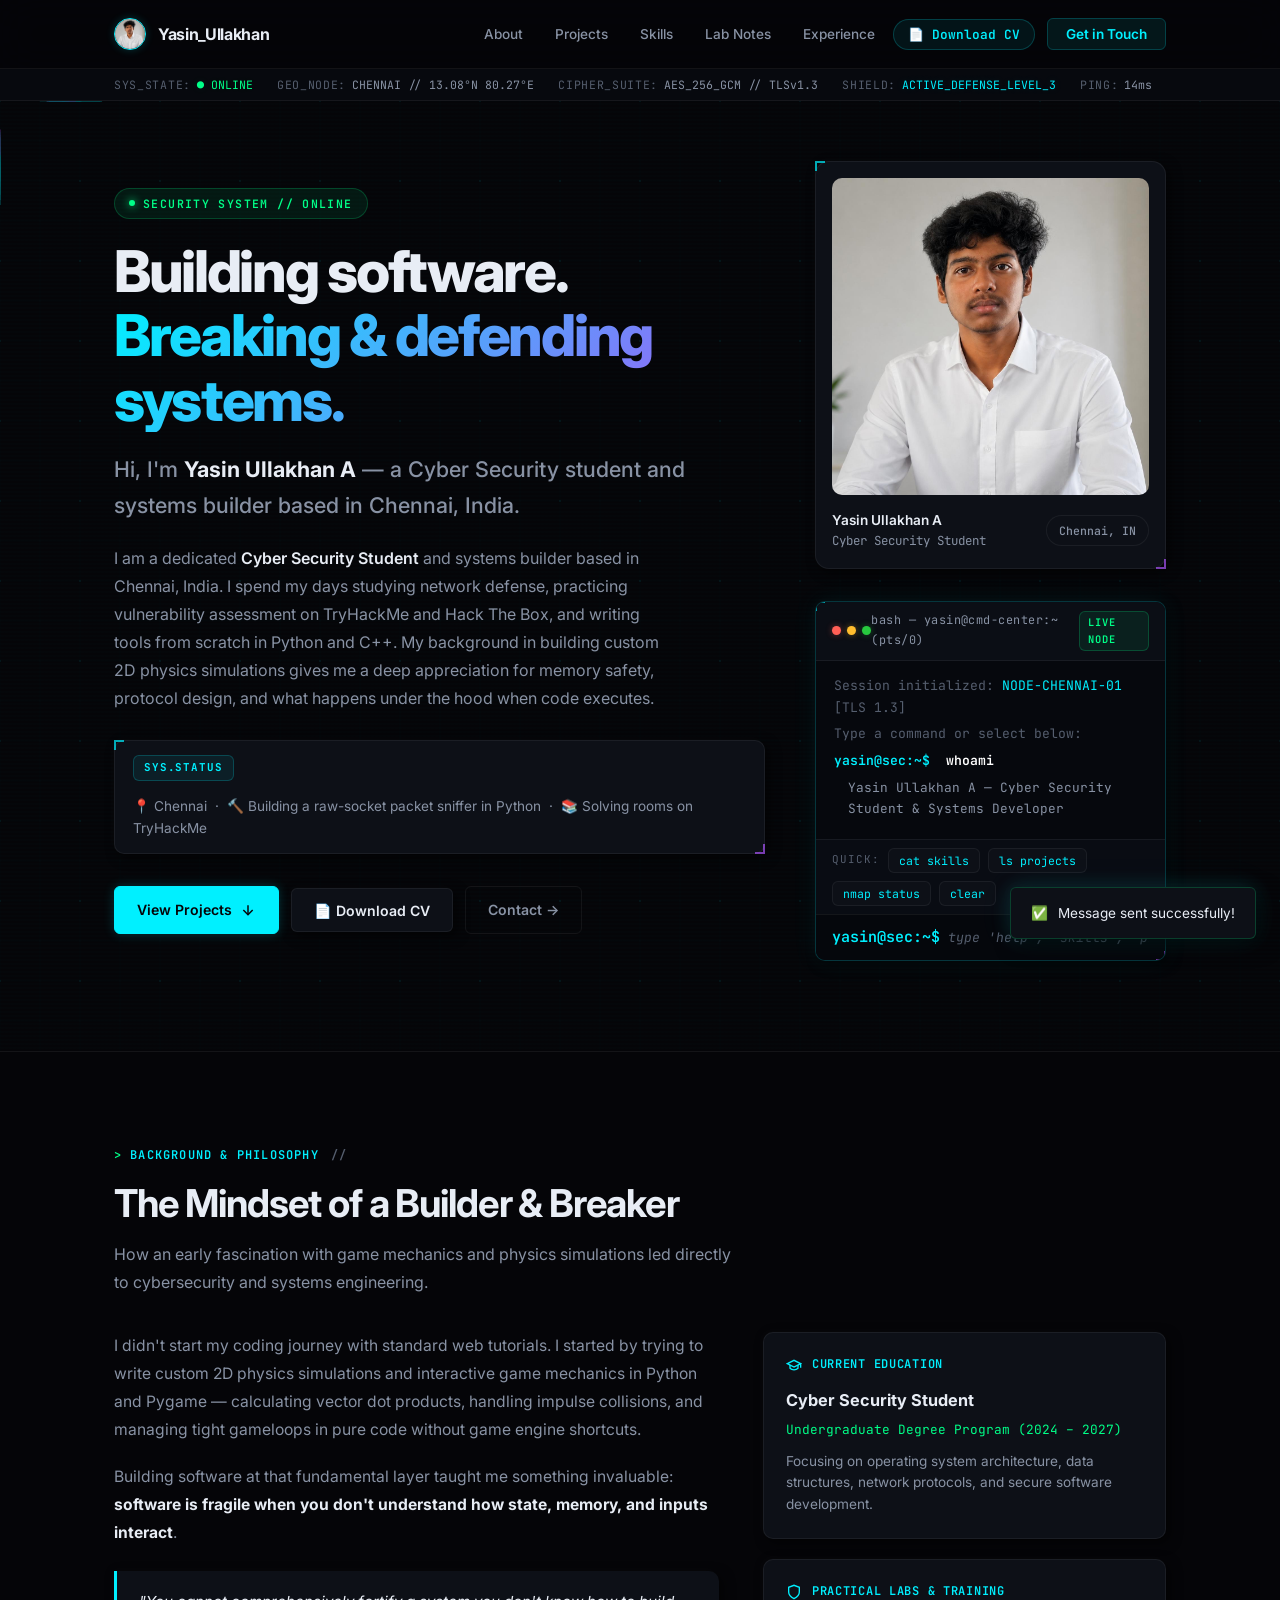
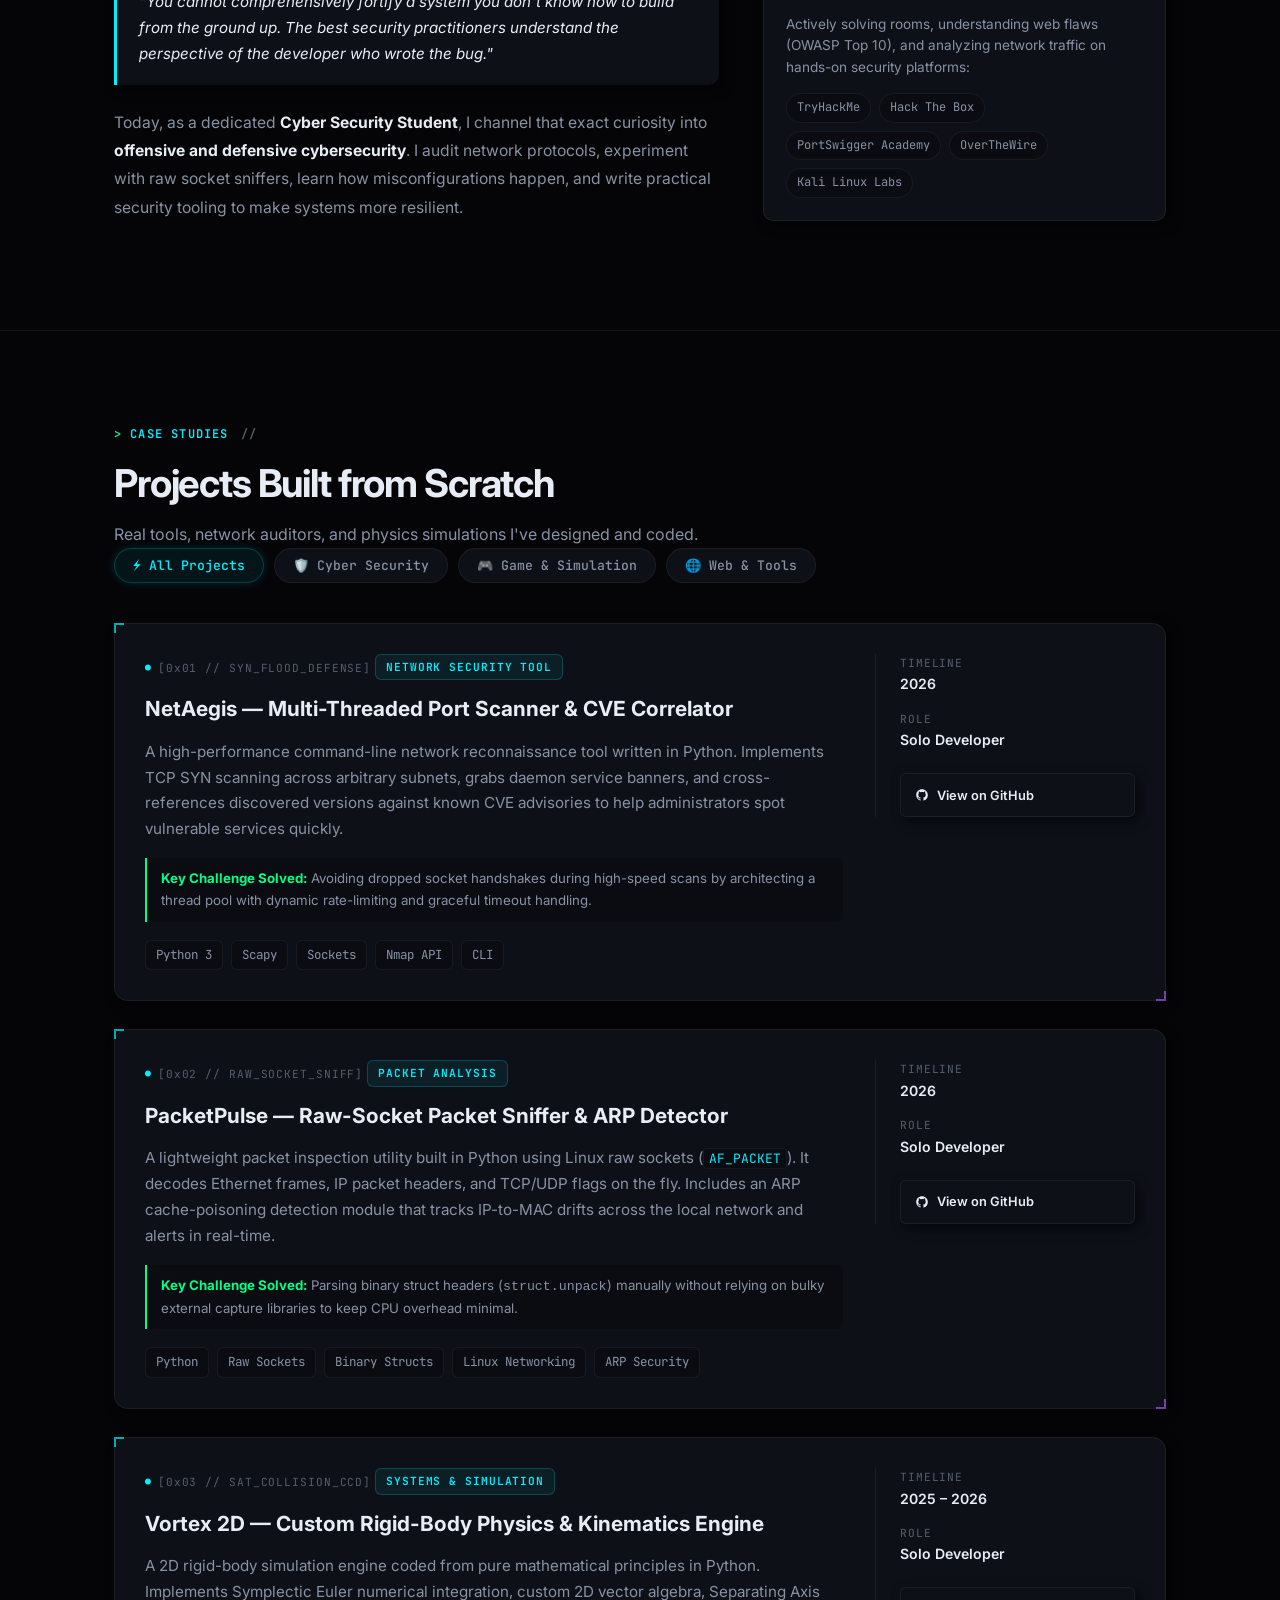
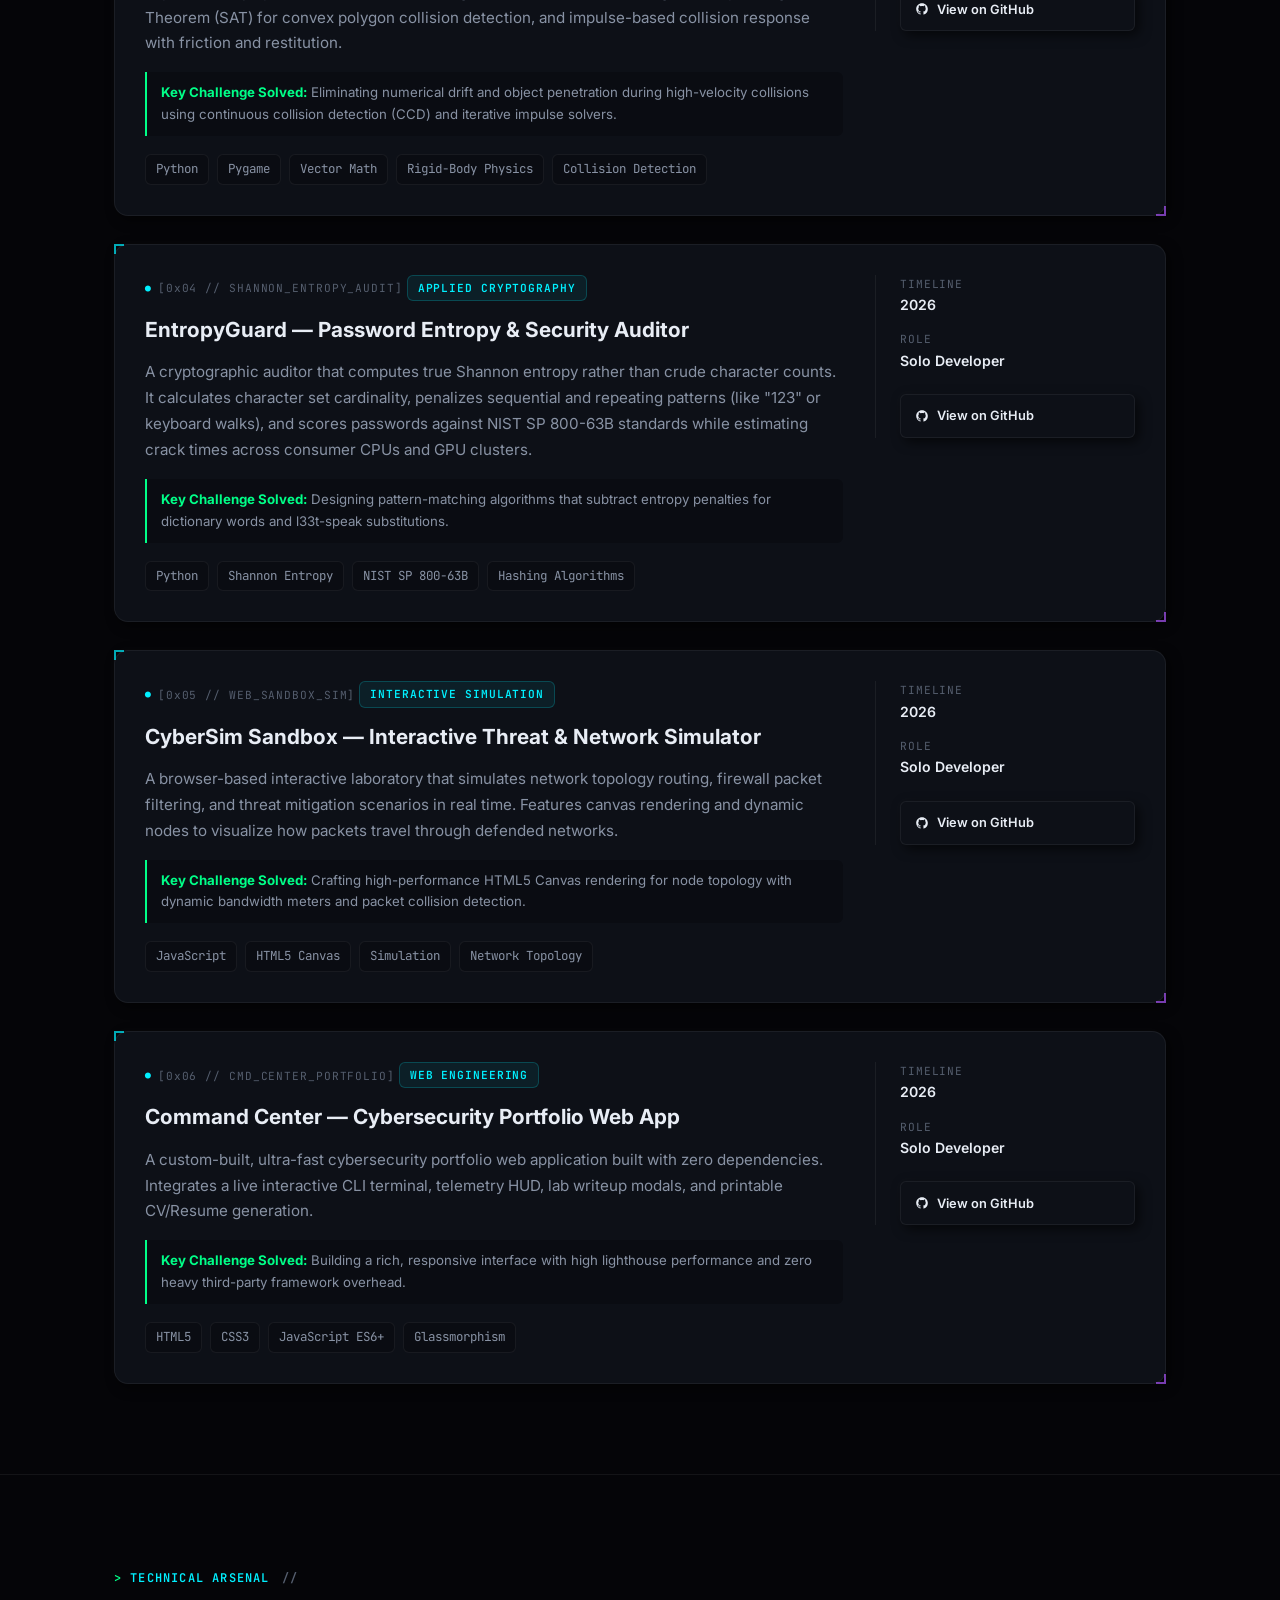
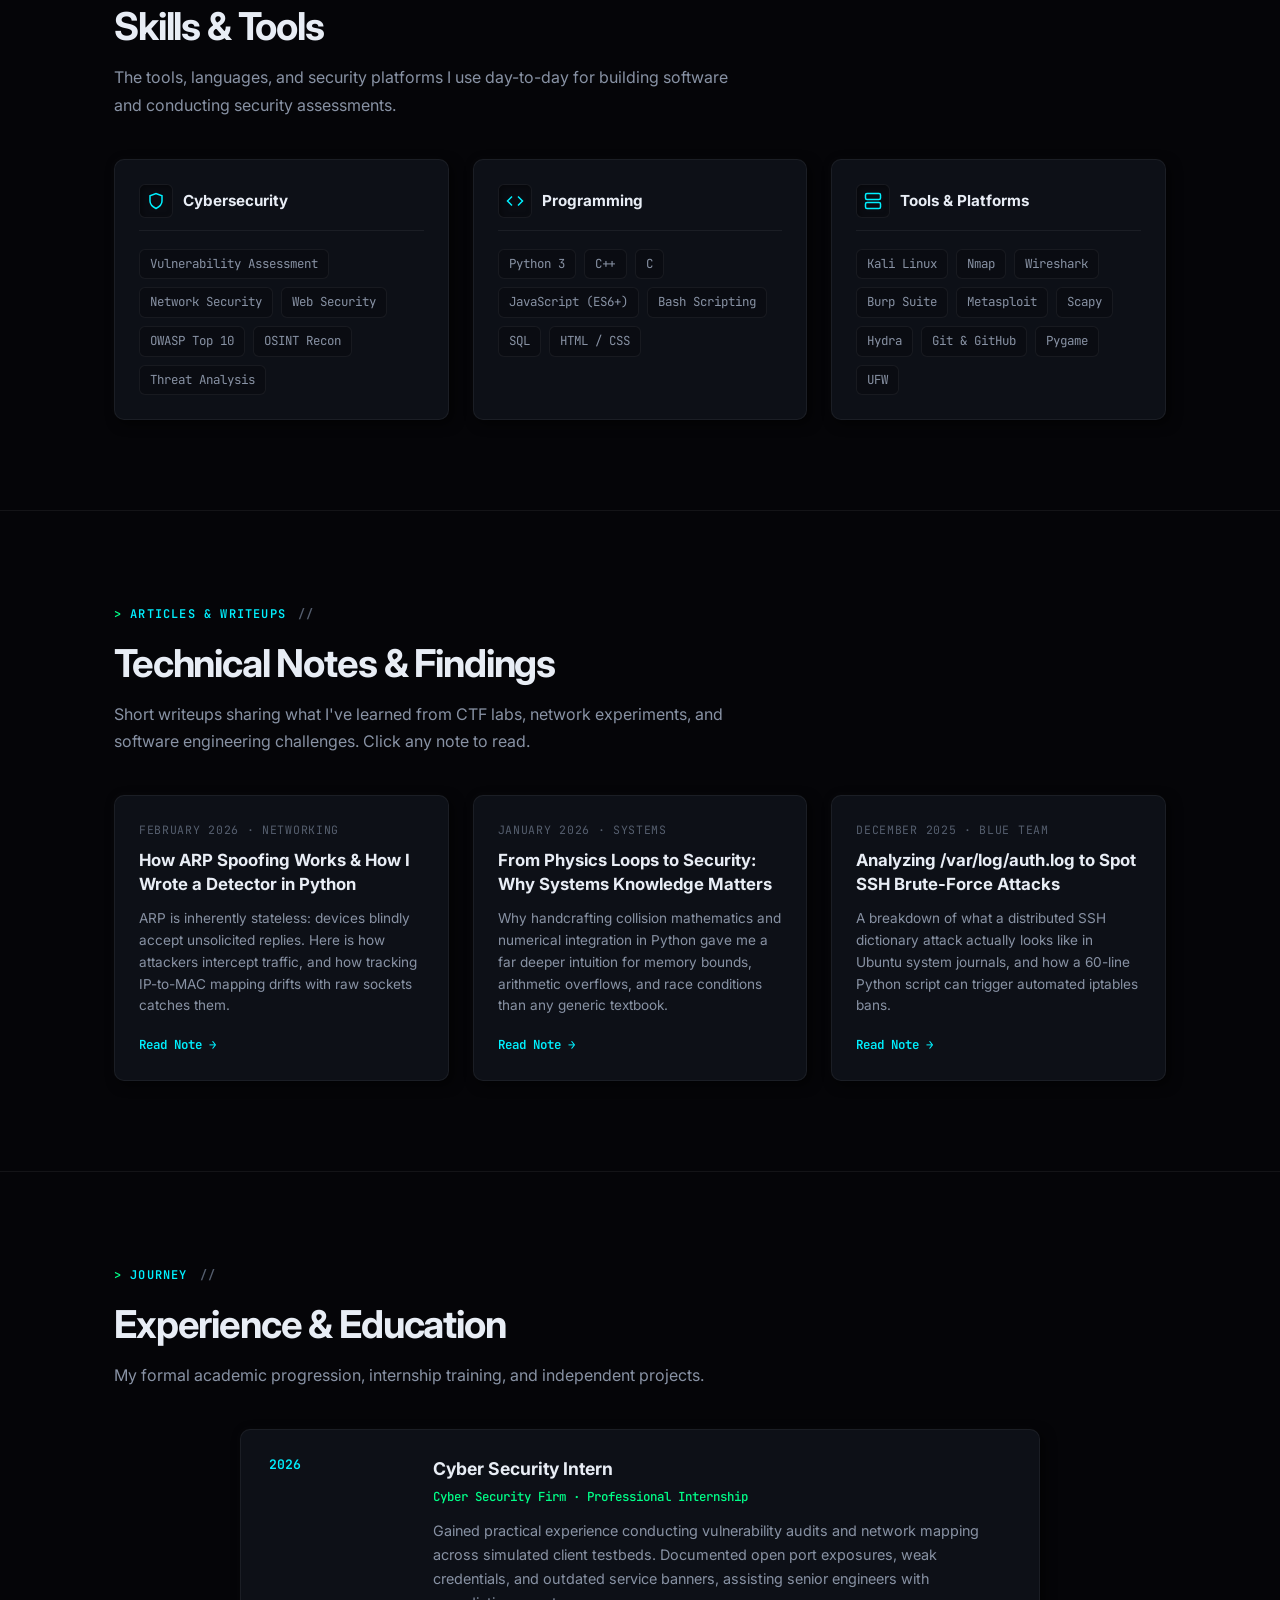
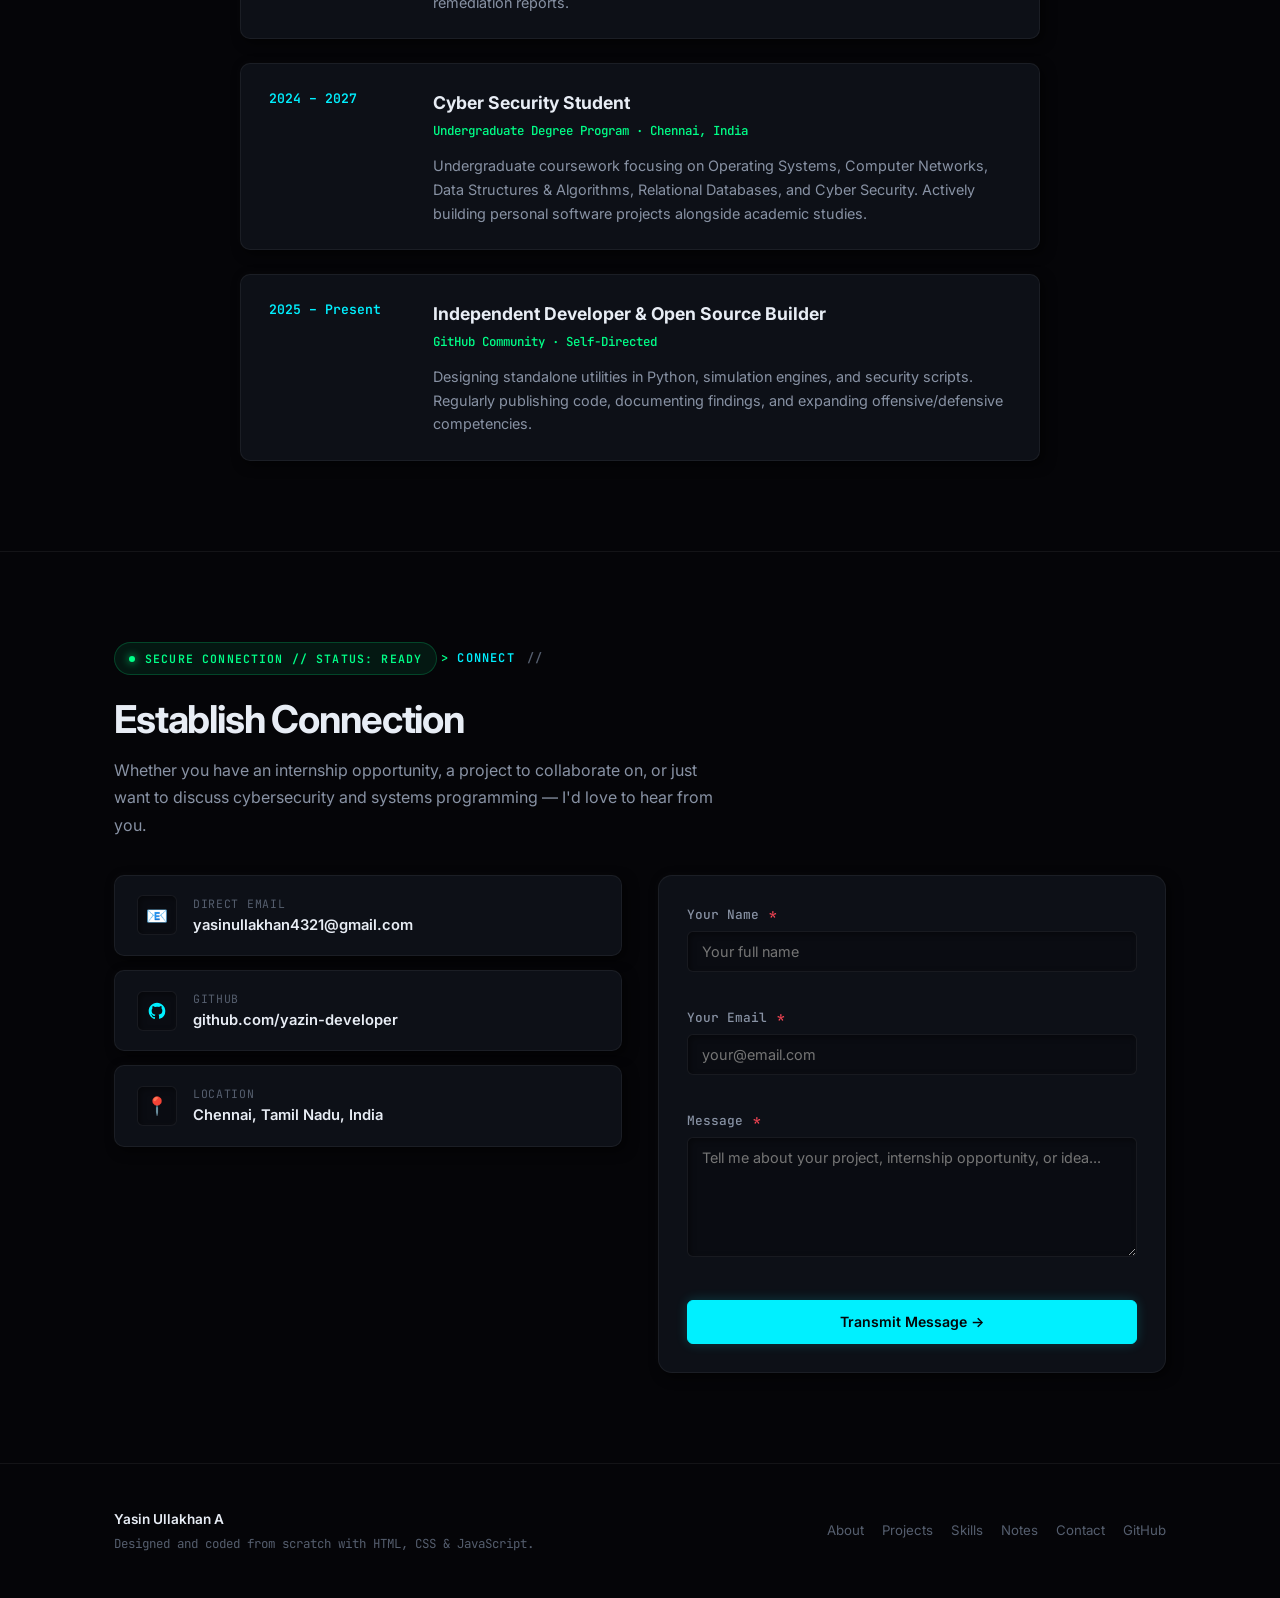
<file: index.html>
<!DOCTYPE html>
<html lang="en">

<head>
  <meta charset="UTF-8" />
  <meta name="viewport" content="width=device-width, initial-scale=1.0" />

  <!-- SEO -->
  <title>Yasin Ullakhan A — Cyber Security Student &amp; Systems Developer | Chennai</title>
  <meta name="description"
    content="Yasin Ullakhan A is a Cyber Security student and systems developer based in Chennai, India. Specializing in network security, Python tooling, and 2D simulation physics. Available for internships and junior roles." />
  <meta name="keywords"
    content="Yasin Ullakhan, Cyber Security, Ethical Hacking, Systems Developer, Python, Network Security, Chennai, Cyber Security Student, Portfolio, Penetration Testing" />
  <meta name="author" content="Yasin Ullakhan A" />
  <meta name="robots" content="index, follow" />
  <meta name="theme-color" content="#050508" />
  <link rel="canonical" href="https://yazin-developer.github.io/" />

  <!-- Open Graph -->
  <meta property="og:title" content="Yasin Ullakhan A — Cyber Security Student &amp; Systems Developer" />
  <meta property="og:description"
    content="Personal portfolio of Yasin Ullakhan A. Exploring network security, vulnerability assessment, and simulation engines." />
  <meta property="og:type" content="website" />
  <meta property="og:url" content="https://yazin-developer.github.io/" />
  <meta property="og:image" content="assets/avatar.jpg" />
  <meta name="twitter:card" content="summary_large_image" />
  <meta name="twitter:title" content="Yasin Ullakhan A — Cyber Security Student &amp; Systems Developer" />
  <meta name="twitter:description" content="Personal portfolio — network security, Python tooling, simulation engines." />

  <!-- Favicon -->
  <link rel="icon" type="image/svg+xml" href="assets/favicon.svg" />

  <!-- Styles -->
  <link rel="stylesheet" href="style.css" />
</head>

<body>

  <!-- Mobile menu backdrop -->
  <div id="mobile-overlay" class="mobile-overlay" aria-hidden="true"></div>

  <!-- ═══════════════════════════════════════════════════
       NAVIGATION
  ═══════════════════════════════════════════════════ -->
  <nav id="navbar" role="navigation" aria-label="Main Navigation">
    <div class="container nav-wrap">
      <a href="#hero" class="nav-brand">
        <img src="assets/avatar.jpg" alt="Yasin Ullakhan A" class="nav-brand-avatar" width="32" height="32" />
        <span>Yasin_Ullakhan</span>
      </a>

      <ul class="nav-links" id="nav-links" role="list">
        <li><a href="#about" id="nav-about">About</a></li>
        <li><a href="#projects" id="nav-projects">Projects</a></li>
        <li><a href="#skills" id="nav-skills">Skills</a></li>
        <li><a href="#notes" id="nav-notes">Lab Notes</a></li>
        <li><a href="#experience" id="nav-experience">Experience</a></li>
        <li><button type="button" class="nav-cv-btn" id="open-cv-nav-btn">📄 Download CV</button></li>
        <li><a href="#contact" id="nav-contact" class="nav-cta">Get in Touch</a></li>
      </ul>

      <button class="nav-toggle" id="nav-toggle" aria-label="Toggle navigation menu" aria-expanded="false" aria-controls="nav-links">
        <svg class="icon-menu" width="22" height="22" viewBox="0 0 24 24" fill="none" stroke="currentColor" stroke-width="2" aria-hidden="true">
          <line x1="3" y1="12" x2="21" y2="12"/><line x1="3" y1="6" x2="21" y2="6"/><line x1="3" y1="18" x2="21" y2="18"/>
        </svg>
        <svg class="icon-close" width="22" height="22" viewBox="0 0 24 24" fill="none" stroke="currentColor" stroke-width="2" aria-hidden="true" style="display:none;">
          <line x1="18" y1="6" x2="6" y2="18"/><line x1="6" y1="6" x2="18" y2="18"/>
        </svg>
      </button>
    </div>
  </nav>

  <!-- ═══════════════════════════════════════════════════
       TELEMETRY HUD TICKER BAR
  ═══════════════════════════════════════════════════ -->
  <div class="telemetry-bar" aria-hidden="true">
    <div class="container telemetry-inner">
      <div class="telemetry-item">
        <span class="t-label">SYS_STATE:</span>
        <span class="t-val-green">● ONLINE</span>
      </div>
      <div class="telemetry-item">
        <span class="t-label">GEO_NODE:</span>
        <span class="t-val">CHENNAI // 13.08°N 80.27°E</span>
      </div>
      <div class="telemetry-item">
        <span class="t-label">CIPHER_SUITE:</span>
        <span class="t-val">AES_256_GCM // TLSv1.3</span>
      </div>
      <div class="telemetry-item">
        <span class="t-label">SHIELD:</span>
        <span class="t-val-cyan">ACTIVE_DEFENSE_LEVEL_3</span>
      </div>
      <div class="telemetry-item">
        <span class="t-label">PING:</span>
        <span class="t-val" id="live-latency">14ms</span>
      </div>
    </div>
  </div>

  <!-- ═══════════════════════════════════════════════════
       HERO
  ═══════════════════════════════════════════════════ -->
  <section id="hero" aria-label="Introduction">
    <!-- Cyber grid canvas (drawn by JS) -->
    <canvas id="cyber-grid" aria-hidden="true"></canvas>

    <div class="container">
      <div class="hero-grid">
        <!-- Left: Text -->
        <div class="hero-content">
          <div class="hero-system-status">
            <span class="status-dot"></span>
            Security System // Online
          </div>

          <h1 class="hero-heading">
            Building software.<br />
            <span class="gradient glitch-hover" data-scramble="Breaking & defending systems.">Breaking &amp; defending systems.</span>
          </h1>

          <p class="hero-role">
            Hi, I'm <strong>Yasin Ullakhan A</strong> — a Cyber Security student and systems builder based in Chennai, India.
          </p>

          <p class="hero-bio">
            I am a dedicated <strong>Cyber Security Student</strong> and systems builder based in Chennai, India.
            I spend my days studying network defense, practicing vulnerability assessment on TryHackMe and Hack The Box,
            and writing tools from scratch in Python and C++. My background in building custom 2D physics simulations
            gives me a deep appreciation for memory safety, protocol design, and what happens under the hood when code executes.
          </p>

          <div class="now-card cyber-card">
            <span class="now-pill">SYS.STATUS</span>
            <span>📍 Chennai &nbsp;·&nbsp; 🔨 Building a raw-socket packet sniffer in Python &nbsp;·&nbsp; 📚 Solving rooms on TryHackMe</span>
          </div>

          <div class="hero-buttons">
            <a href="#projects" class="btn btn-primary" id="hero-view-work">
              View Projects
              <svg width="16" height="16" viewBox="0 0 24 24" fill="none" stroke="currentColor" stroke-width="2.2" aria-hidden="true">
                <line x1="12" y1="5" x2="12" y2="19"/><polyline points="19 12 12 19 5 12"/>
              </svg>
            </a>
            <button type="button" class="btn btn-secondary" id="open-cv-hero-btn">
              📄 Download CV
            </button>
            <a href="#contact" class="btn btn-outline" id="hero-contact-btn">
              Contact &rarr;
            </a>
          </div>
        </div>

        <!-- Right: Portrait Card & Cyber Command Terminal -->
        <div class="hero-visual">
          <div class="hero-portrait-card cyber-card">
            <div class="portrait-img-wrapper">
              <img src="assets/avatar.jpg" alt="Portrait of Yasin Ullakhan A, Cyber Security Student" class="portrait-img" id="hero-avatar-img" width="400" height="400" loading="eager" />
            </div>
            <div class="portrait-meta">
              <div>
                <div class="portrait-name glitch-hover" data-scramble="Yasin Ullakhan A">Yasin Ullakhan A</div>
                <div style="font-size:0.78rem; color:var(--text-muted); font-family:var(--font-mono);">Cyber Security Student</div>
              </div>
              <span class="badge" style="font-size:0.72rem;">Chennai, IN</span>
            </div>
          </div>

          <!-- Interactive Command Terminal Widget -->
          <div class="cyber-terminal cyber-card" id="cyber-terminal">
            <div class="terminal-header">
              <div class="terminal-dots">
                <span class="dot red"></span>
                <span class="dot yellow"></span>
                <span class="dot green"></span>
              </div>
              <div class="terminal-title">bash — yasin@cmd-center:~ (pts/0)</div>
              <div class="terminal-badge">LIVE NODE</div>
            </div>
            <div class="terminal-body" id="terminal-output">
              <div class="term-line"><span class="term-dim">Session initialized:</span> <span class="term-cyan">NODE-CHENNAI-01</span> <span class="term-dim">[TLS 1.3]</span></div>
              <div class="term-line"><span class="term-dim">Type a command or select below:</span></div>
              <div class="term-line"><span class="term-prompt">yasin@sec:~$</span> <span class="term-cmd">whoami</span></div>
              <div class="term-res">Yasin Ullakhan A — Cyber Security Student &amp; Systems Developer</div>
            </div>
            <div class="terminal-quick-cmds">
              <span class="term-quick-label">QUICK:</span>
              <button type="button" class="term-chip" data-cmd="skills">cat skills</button>
              <button type="button" class="term-chip" data-cmd="projects">ls projects</button>
              <button type="button" class="term-chip" data-cmd="scan">nmap status</button>
              <button type="button" class="term-chip" data-cmd="clear">clear</button>
            </div>
            <form class="terminal-input-row" id="terminal-form">
              <span class="term-prompt">yasin@sec:~$</span>
              <input type="text" id="terminal-input" class="term-input" placeholder="type 'help', 'skills', 'projects'..." autocomplete="off" spellcheck="false" />
            </form>
          </div>
        </div>
      </div>
    </div>
  </section>

  <!-- ═══════════════════════════════════════════════════
       ABOUT
  ═══════════════════════════════════════════════════ -->
  <section id="about" class="reveal" aria-label="About Me">
    <div class="container">
      <div class="section-label">Background &amp; Philosophy</div>
      <h2 class="section-title">The Mindset of a Builder &amp; Breaker</h2>
      <p class="section-desc">
        How an early fascination with game mechanics and physics simulations led directly to cybersecurity and systems engineering.
      </p>

      <div class="about-grid">
        <div class="about-text">
          <p>
            I didn't start my coding journey with standard web tutorials. I started by trying to write custom 2D physics simulations and interactive game mechanics in Python and Pygame — calculating vector dot products, handling impulse collisions, and managing tight gameloops in pure code without game engine shortcuts.
          </p>
          <p>
            Building software at that fundamental layer taught me something invaluable: <strong>software is fragile when you don't understand how state, memory, and inputs interact</strong>.
          </p>

          <div class="about-highlight-box">
            "You cannot comprehensively fortify a system you don't know how to build from the ground up. The best security practitioners understand the perspective of the developer who wrote the bug."
          </div>

          <p>
            Today, as a dedicated <strong>Cyber Security Student</strong>, I channel that exact curiosity into <strong>offensive and defensive cybersecurity</strong>. I audit network protocols, experiment with raw socket sniffers, learn how misconfigurations happen, and write practical security tooling to make systems more resilient.
          </p>
        </div>

        <div class="about-cards-col">
          <div class="info-card">
            <div class="info-card-header">
              <svg width="16" height="16" viewBox="0 0 24 24" fill="none" stroke="currentColor" stroke-width="2" aria-hidden="true">
                <path d="M22 10v6M2 10l10-5 10 5-10 5z"/><path d="M6 12v5c3 3 9 3 12 0v-5"/>
              </svg>
              <span>Current Education</span>
            </div>
            <div class="info-card-title">Cyber Security Student</div>
            <div class="info-card-subtitle">Undergraduate Degree Program (2024 – 2027)</div>
            <p class="info-card-text">
              Focusing on operating system architecture, data structures, network protocols, and secure software development.
            </p>
          </div>

          <div class="info-card">
            <div class="info-card-header">
              <svg width="16" height="16" viewBox="0 0 24 24" fill="none" stroke="currentColor" stroke-width="2" aria-hidden="true">
                <path d="M12 22s8-4 8-10V5l-8-3-8 3v7c0 6 8 10 8 10z"/>
              </svg>
              <span>Practical Labs &amp; Training</span>
            </div>
            <p class="info-card-text">
              Actively solving rooms, understanding web flaws (OWASP Top 10), and analyzing network traffic on hands-on security platforms:
            </p>
            <div class="platforms-list">
              <span class="platform-pill">TryHackMe</span>
              <span class="platform-pill">Hack The Box</span>
              <span class="platform-pill">PortSwigger Academy</span>
              <span class="platform-pill">OverTheWire</span>
              <span class="platform-pill">Kali Linux Labs</span>
            </div>
          </div>
        </div>
      </div>
    </div>
  </section>

  <!-- ═══════════════════════════════════════════════════
       PROJECTS
  ═══════════════════════════════════════════════════ -->
  <section id="projects" class="reveal" aria-label="Projects">
    <div class="container">
      <div class="section-label">Case Studies</div>
      <h2 class="section-title">Projects Built from Scratch</h2>
      <p class="section-desc">
        Real tools, network auditors, and physics simulations I've designed and coded.
      </p>

      <!-- Category Filter Pills -->
      <div class="project-filter-bar" role="tablist" aria-label="Project Categories">
        <button type="button" class="filter-pill active" data-filter="all" role="tab" aria-selected="true">⚡ All Projects</button>
        <button type="button" class="filter-pill" data-filter="cyber" role="tab" aria-selected="false">🛡️ Cyber Security</button>
        <button type="button" class="filter-pill" data-filter="sim" role="tab" aria-selected="false">🎮 Game &amp; Simulation</button>
        <button type="button" class="filter-pill" data-filter="web" role="tab" aria-selected="false">🌐 Web &amp; Tools</button>
      </div>

      <div class="projects-container" id="projects-list">
        <!-- Project 1: NetAegis -->
        <article class="project-entry cyber-card" data-category="cyber">
          <div class="project-main">
            <div class="hud-meta-tag">[0x01 // SYN_FLOOD_DEFENSE]</div>
            <span class="project-category-badge">Network Security Tool</span>
            <h3 class="project-title">NetAegis — Multi-Threaded Port Scanner &amp; CVE Correlator</h3>
            <p class="project-summary">
              A high-performance command-line network reconnaissance tool written in Python. Implements TCP SYN scanning across arbitrary subnets, grabs daemon service banners, and cross-references discovered versions against known CVE advisories to help administrators spot vulnerable services quickly.
            </p>
            <div class="project-takeaway">
              <strong>Key Challenge Solved:</strong> Avoiding dropped socket handshakes during high-speed scans by architecting a thread pool with dynamic rate-limiting and graceful timeout handling.
            </div>
            <div class="project-tech-row">
              <span class="tag">Python 3</span><span class="tag">Scapy</span><span class="tag">Sockets</span><span class="tag">Nmap API</span><span class="tag">CLI</span>
            </div>
          </div>
          <div class="project-sidebar">
            <div><div class="project-stat-label">Timeline</div><div class="project-stat-val">2026</div></div>
            <div><div class="project-stat-label">Role</div><div class="project-stat-val">Solo Developer</div></div>
            <div class="project-links">
              <a href="https://github.com/yazin-developer" target="_blank" rel="noopener noreferrer" class="btn btn-secondary" style="font-size:0.8rem; padding:8px 14px;" aria-label="View NetAegis on GitHub">
                <svg width="14" height="14" viewBox="0 0 24 24" fill="currentColor" aria-hidden="true"><path d="M12 2C6.48 2 2 6.48 2 12c0 4.42 2.87 8.17 6.84 9.49.5.09.68-.22.68-.48 0-.24-.01-.87-.01-1.7-2.78.6-3.37-1.34-3.37-1.34-.45-1.15-1.11-1.46-1.11-1.46-.91-.62.07-.61.07-.61 1 .07 1.53 1.03 1.53 1.03.89 1.52 2.34 1.08 2.91.83.09-.65.35-1.08.63-1.33-2.22-.25-4.56-1.11-4.56-4.94 0-1.09.39-1.98 1.03-2.68-.1-.25-.45-1.27.1-2.64 0 0 .84-.27 2.75 1.02A9.56 9.56 0 0112 6.8c.85 0 1.71.11 2.51.33 1.91-1.29 2.75-1.02 2.75-1.02.55 1.37.2 2.39.1 2.64.64.7 1.03 1.59 1.03 2.68 0 3.84-2.34 4.68-4.57 4.93.36.31.68.92.68 1.85 0 1.34-.01 2.41-.01 2.74 0 .27.18.58.69.48A10.01 10.01 0 0022 12c0-5.52-4.48-10-10-10z"/></svg>
                View on GitHub
              </a>
            </div>
          </div>
        </article>

        <!-- Project 2: PacketPulse -->
        <article class="project-entry cyber-card" data-category="cyber">
          <div class="project-main">
            <div class="hud-meta-tag">[0x02 // RAW_SOCKET_SNIFF]</div>
            <span class="project-category-badge">Packet Analysis</span>
            <h3 class="project-title">PacketPulse — Raw-Socket Packet Sniffer &amp; ARP Detector</h3>
            <p class="project-summary">
              A lightweight packet inspection utility built in Python using Linux raw sockets (<code>AF_PACKET</code>). It decodes Ethernet frames, IP packet headers, and TCP/UDP flags on the fly. Includes an ARP cache-poisoning detection module that tracks IP-to-MAC drifts across the local network and alerts in real-time.
            </p>
            <div class="project-takeaway">
              <strong>Key Challenge Solved:</strong> Parsing binary struct headers (<code>struct.unpack</code>) manually without relying on bulky external capture libraries to keep CPU overhead minimal.
            </div>
            <div class="project-tech-row">
              <span class="tag">Python</span><span class="tag">Raw Sockets</span><span class="tag">Binary Structs</span><span class="tag">Linux Networking</span><span class="tag">ARP Security</span>
            </div>
          </div>
          <div class="project-sidebar">
            <div><div class="project-stat-label">Timeline</div><div class="project-stat-val">2026</div></div>
            <div><div class="project-stat-label">Role</div><div class="project-stat-val">Solo Developer</div></div>
            <div class="project-links">
              <a href="https://github.com/yazin-developer" target="_blank" rel="noopener noreferrer" class="btn btn-secondary" style="font-size:0.8rem; padding:8px 14px;" aria-label="View PacketPulse on GitHub">
                <svg width="14" height="14" viewBox="0 0 24 24" fill="currentColor" aria-hidden="true"><path d="M12 2C6.48 2 2 6.48 2 12c0 4.42 2.87 8.17 6.84 9.49.5.09.68-.22.68-.48 0-.24-.01-.87-.01-1.7-2.78.6-3.37-1.34-3.37-1.34-.45-1.15-1.11-1.46-1.11-1.46-.91-.62.07-.61.07-.61 1 .07 1.53 1.03 1.53 1.03.89 1.52 2.34 1.08 2.91.83.09-.65.35-1.08.63-1.33-2.22-.25-4.56-1.11-4.56-4.94 0-1.09.39-1.98 1.03-2.68-.1-.25-.45-1.27.1-2.64 0 0 .84-.27 2.75 1.02A9.56 9.56 0 0112 6.8c.85 0 1.71.11 2.51.33 1.91-1.29 2.75-1.02 2.75-1.02.55 1.37.2 2.39.1 2.64.64.7 1.03 1.59 1.03 2.68 0 3.84-2.34 4.68-4.57 4.93.36.31.68.92.68 1.85 0 1.34-.01 2.41-.01 2.74 0 .27.18.58.69.48A10.01 10.01 0 0022 12c0-5.52-4.48-10-10-10z"/></svg>
                View on GitHub
              </a>
            </div>
          </div>
        </article>

        <!-- Project 3: Vortex Physics -->
        <article class="project-entry cyber-card" data-category="sim">
          <div class="project-main">
            <div class="hud-meta-tag">[0x03 // SAT_COLLISION_CCD]</div>
            <span class="project-category-badge">Systems &amp; Simulation</span>
            <h3 class="project-title">Vortex 2D — Custom Rigid-Body Physics &amp; Kinematics Engine</h3>
            <p class="project-summary">
              A 2D rigid-body simulation engine coded from pure mathematical principles in Python. Implements Symplectic Euler numerical integration, custom 2D vector algebra, Separating Axis Theorem (SAT) for convex polygon collision detection, and impulse-based collision response with friction and restitution.
            </p>
            <div class="project-takeaway">
              <strong>Key Challenge Solved:</strong> Eliminating numerical drift and object penetration during high-velocity collisions using continuous collision detection (CCD) and iterative impulse solvers.
            </div>
            <div class="project-tech-row">
              <span class="tag">Python</span><span class="tag">Pygame</span><span class="tag">Vector Math</span><span class="tag">Rigid-Body Physics</span><span class="tag">Collision Detection</span>
            </div>
          </div>
          <div class="project-sidebar">
            <div><div class="project-stat-label">Timeline</div><div class="project-stat-val">2025 – 2026</div></div>
            <div><div class="project-stat-label">Role</div><div class="project-stat-val">Solo Developer</div></div>
            <div class="project-links">
              <a href="https://github.com/yazin-developer" target="_blank" rel="noopener noreferrer" class="btn btn-secondary" style="font-size:0.8rem; padding:8px 14px;" aria-label="View Vortex 2D on GitHub">
                <svg width="14" height="14" viewBox="0 0 24 24" fill="currentColor" aria-hidden="true"><path d="M12 2C6.48 2 2 6.48 2 12c0 4.42 2.87 8.17 6.84 9.49.5.09.68-.22.68-.48 0-.24-.01-.87-.01-1.7-2.78.6-3.37-1.34-3.37-1.34-.45-1.15-1.11-1.46-1.11-1.46-.91-.62.07-.61.07-.61 1 .07 1.53 1.03 1.53 1.03.89 1.52 2.34 1.08 2.91.83.09-.65.35-1.08.63-1.33-2.22-.25-4.56-1.11-4.56-4.94 0-1.09.39-1.98 1.03-2.68-.1-.25-.45-1.27.1-2.64 0 0 .84-.27 2.75 1.02A9.56 9.56 0 0112 6.8c.85 0 1.71.11 2.51.33 1.91-1.29 2.75-1.02 2.75-1.02.55 1.37.2 2.39.1 2.64.64.7 1.03 1.59 1.03 2.68 0 3.84-2.34 4.68-4.57 4.93.36.31.68.92.68 1.85 0 1.34-.01 2.41-.01 2.74 0 .27.18.58.69.48A10.01 10.01 0 0022 12c0-5.52-4.48-10-10-10z"/></svg>
                View on GitHub
              </a>
            </div>
          </div>
        </article>

        <!-- Project 4: EntropyGuard -->
        <article class="project-entry cyber-card" data-category="cyber">
          <div class="project-main">
            <div class="hud-meta-tag">[0x04 // SHANNON_ENTROPY_AUDIT]</div>
            <span class="project-category-badge">Applied Cryptography</span>
            <h3 class="project-title">EntropyGuard — Password Entropy &amp; Security Auditor</h3>
            <p class="project-summary">
              A cryptographic auditor that computes true Shannon entropy rather than crude character counts. It calculates character set cardinality, penalizes sequential and repeating patterns (like "123" or keyboard walks), and scores passwords against NIST SP 800-63B standards while estimating crack times across consumer CPUs and GPU clusters.
            </p>
            <div class="project-takeaway">
              <strong>Key Challenge Solved:</strong> Designing pattern-matching algorithms that subtract entropy penalties for dictionary words and l33t-speak substitutions.
            </div>
            <div class="project-tech-row">
              <span class="tag">Python</span><span class="tag">Shannon Entropy</span><span class="tag">NIST SP 800-63B</span><span class="tag">Hashing Algorithms</span>
            </div>
          </div>
          <div class="project-sidebar">
            <div><div class="project-stat-label">Timeline</div><div class="project-stat-val">2026</div></div>
            <div><div class="project-stat-label">Role</div><div class="project-stat-val">Solo Developer</div></div>
            <div class="project-links">
              <a href="https://github.com/yazin-developer" target="_blank" rel="noopener noreferrer" class="btn btn-secondary" style="font-size:0.8rem; padding:8px 14px;" aria-label="View EntropyGuard on GitHub">
                <svg width="14" height="14" viewBox="0 0 24 24" fill="currentColor" aria-hidden="true"><path d="M12 2C6.48 2 2 6.48 2 12c0 4.42 2.87 8.17 6.84 9.49.5.09.68-.22.68-.48 0-.24-.01-.87-.01-1.7-2.78.6-3.37-1.34-3.37-1.34-.45-1.15-1.11-1.46-1.11-1.46-.91-.62.07-.61.07-.61 1 .07 1.53 1.03 1.53 1.03.89 1.52 2.34 1.08 2.91.83.09-.65.35-1.08.63-1.33-2.22-.25-4.56-1.11-4.56-4.94 0-1.09.39-1.98 1.03-2.68-.1-.25-.45-1.27.1-2.64 0 0 .84-.27 2.75 1.02A9.56 9.56 0 0112 6.8c.85 0 1.71.11 2.51.33 1.91-1.29 2.75-1.02 2.75-1.02.55 1.37.2 2.39.1 2.64.64.7 1.03 1.59 1.03 2.68 0 3.84-2.34 4.68-4.57 4.93.36.31.68.92.68 1.85 0 1.34-.01 2.41-.01 2.74 0 .27.18.58.69.48A10.01 10.01 0 0022 12c0-5.52-4.48-10-10-10z"/></svg>
                View on GitHub
              </a>
            </div>
          </div>
        </article>

        <!-- Project 5: CyberSim Sandbox -->
        <article class="project-entry cyber-card" data-category="sim">
          <div class="project-main">
            <div class="hud-meta-tag">[0x05 // WEB_SANDBOX_SIM]</div>
            <span class="project-category-badge">Interactive Simulation</span>
            <h3 class="project-title">CyberSim Sandbox — Interactive Threat &amp; Network Simulator</h3>
            <p class="project-summary">
              A browser-based interactive laboratory that simulates network topology routing, firewall packet filtering, and threat mitigation scenarios in real time. Features canvas rendering and dynamic nodes to visualize how packets travel through defended networks.
            </p>
            <div class="project-takeaway">
              <strong>Key Challenge Solved:</strong> Crafting high-performance HTML5 Canvas rendering for node topology with dynamic bandwidth meters and packet collision detection.
            </div>
            <div class="project-tech-row">
              <span class="tag">JavaScript</span><span class="tag">HTML5 Canvas</span><span class="tag">Simulation</span><span class="tag">Network Topology</span>
            </div>
          </div>
          <div class="project-sidebar">
            <div><div class="project-stat-label">Timeline</div><div class="project-stat-val">2026</div></div>
            <div><div class="project-stat-label">Role</div><div class="project-stat-val">Solo Developer</div></div>
            <div class="project-links">
              <a href="https://github.com/yazin-developer" target="_blank" rel="noopener noreferrer" class="btn btn-secondary" style="font-size:0.8rem; padding:8px 14px;" aria-label="View CyberSim Sandbox on GitHub">
                <svg width="14" height="14" viewBox="0 0 24 24" fill="currentColor" aria-hidden="true"><path d="M12 2C6.48 2 2 6.48 2 12c0 4.42 2.87 8.17 6.84 9.49.5.09.68-.22.68-.48 0-.24-.01-.87-.01-1.7-2.78.6-3.37-1.34-3.37-1.34-.45-1.15-1.11-1.46-1.11-1.46-.91-.62.07-.61.07-.61 1 .07 1.53 1.03 1.53 1.03.89 1.52 2.34 1.08 2.91.83.09-.65.35-1.08.63-1.33-2.22-.25-4.56-1.11-4.56-4.94 0-1.09.39-1.98 1.03-2.68-.1-.25-.45-1.27.1-2.64 0 0 .84-.27 2.75 1.02A9.56 9.56 0 0112 6.8c.85 0 1.71.11 2.51.33 1.91-1.29 2.75-1.02 2.75-1.02.55 1.37.2 2.39.1 2.64.64.7 1.03 1.59 1.03 2.68 0 3.84-2.34 4.68-4.57 4.93.36.31.68.92.68 1.85 0 1.34-.01 2.41-.01 2.74 0 .27.18.58.69.48A10.01 10.01 0 0022 12c0-5.52-4.48-10-10-10z"/></svg>
                View on GitHub
              </a>
            </div>
          </div>
        </article>

        <!-- Project 6: Cyberpunk Portfolio -->
        <article class="project-entry cyber-card" data-category="web">
          <div class="project-main">
            <div class="hud-meta-tag">[0x06 // CMD_CENTER_PORTFOLIO]</div>
            <span class="project-category-badge">Web Engineering</span>
            <h3 class="project-title">Command Center — Cybersecurity Portfolio Web App</h3>
            <p class="project-summary">
              A custom-built, ultra-fast cybersecurity portfolio web application built with zero dependencies. Integrates a live interactive CLI terminal, telemetry HUD, lab writeup modals, and printable CV/Resume generation.
            </p>
            <div class="project-takeaway">
              <strong>Key Challenge Solved:</strong> Building a rich, responsive interface with high lighthouse performance and zero heavy third-party framework overhead.
            </div>
            <div class="project-tech-row">
              <span class="tag">HTML5</span><span class="tag">CSS3</span><span class="tag">JavaScript ES6+</span><span class="tag">Glassmorphism</span>
            </div>
          </div>
          <div class="project-sidebar">
            <div><div class="project-stat-label">Timeline</div><div class="project-stat-val">2026</div></div>
            <div><div class="project-stat-label">Role</div><div class="project-stat-val">Solo Developer</div></div>
            <div class="project-links">
              <a href="https://github.com/yazin-developer" target="_blank" rel="noopener noreferrer" class="btn btn-secondary" style="font-size:0.8rem; padding:8px 14px;" aria-label="View Command Center on GitHub">
                <svg width="14" height="14" viewBox="0 0 24 24" fill="currentColor" aria-hidden="true"><path d="M12 2C6.48 2 2 6.48 2 12c0 4.42 2.87 8.17 6.84 9.49.5.09.68-.22.68-.48 0-.24-.01-.87-.01-1.7-2.78.6-3.37-1.34-3.37-1.34-.45-1.15-1.11-1.46-1.11-1.46-.91-.62.07-.61.07-.61 1 .07 1.53 1.03 1.53 1.03.89 1.52 2.34 1.08 2.91.83.09-.65.35-1.08.63-1.33-2.22-.25-4.56-1.11-4.56-4.94 0-1.09.39-1.98 1.03-2.68-.1-.25-.45-1.27.1-2.64 0 0 .84-.27 2.75 1.02A9.56 9.56 0 0112 6.8c.85 0 1.71.11 2.51.33 1.91-1.29 2.75-1.02 2.75-1.02.55 1.37.2 2.39.1 2.64.64.7 1.03 1.59 1.03 2.68 0 3.84-2.34 4.68-4.57 4.93.36.31.68.92.68 1.85 0 1.34-.01 2.41-.01 2.74 0 .27.18.58.69.48A10.01 10.01 0 0022 12c0-5.52-4.48-10-10-10z"/></svg>
                View on GitHub
              </a>
            </div>
          </div>
        </article>
      </div>

      <div id="projects-empty" class="empty-state" hidden aria-live="polite">
        <div class="empty-state-icon">🔧</div>
        <h3 class="empty-state-title">No Projects Yet</h3>
        <p class="empty-state-desc">Projects are currently being documented. Check back soon or visit my GitHub profile for the latest work.</p>
        <a href="https://github.com/yazin-developer" target="_blank" rel="noopener noreferrer" class="btn btn-secondary">Visit GitHub</a>
      </div>
    </div>
  </section>

  <!-- ═══════════════════════════════════════════════════
       SKILLS / TECH STACK
  ═══════════════════════════════════════════════════ -->
  <section id="skills" class="reveal" aria-label="Technical Arsenal">
    <div class="container">
      <div class="section-label">Technical Arsenal</div>
      <h2 class="section-title">Skills &amp; Tools</h2>
      <p class="section-desc">
        The tools, languages, and security platforms I use day-to-day for building software and conducting security assessments.
      </p>

      <div class="skills-stack-grid">
        <!-- Cybersecurity -->
        <div class="stack-card">
          <div class="stack-card-head">
            <div class="stack-icon">
              <svg width="18" height="18" viewBox="0 0 24 24" fill="none" stroke="currentColor" stroke-width="2" aria-hidden="true">
                <path d="M12 22s8-4 8-10V5l-8-3-8 3v7c0 6 8 10 8 10z"/>
              </svg>
            </div>
            <div class="stack-title">Cybersecurity</div>
          </div>
          <div class="stack-tags">
            <span class="tag">Vulnerability Assessment</span>
            <span class="tag">Network Security</span>
            <span class="tag">Web Security</span>
            <span class="tag">OWASP Top 10</span>
            <span class="tag">OSINT Recon</span>
            <span class="tag">Threat Analysis</span>
          </div>
        </div>

        <!-- Programming -->
        <div class="stack-card">
          <div class="stack-card-head">
            <div class="stack-icon">
              <svg width="18" height="18" viewBox="0 0 24 24" fill="none" stroke="currentColor" stroke-width="2" aria-hidden="true">
                <polyline points="16 18 22 12 16 6"/><polyline points="8 6 2 12 8 18"/>
              </svg>
            </div>
            <div class="stack-title">Programming</div>
          </div>
          <div class="stack-tags">
            <span class="tag">Python 3</span>
            <span class="tag">C++</span>
            <span class="tag">C</span>
            <span class="tag">JavaScript (ES6+)</span>
            <span class="tag">Bash Scripting</span>
            <span class="tag">SQL</span>
            <span class="tag">HTML / CSS</span>
          </div>
        </div>

        <!-- Tools & Platforms -->
        <div class="stack-card">
          <div class="stack-card-head">
            <div class="stack-icon">
              <svg width="18" height="18" viewBox="0 0 24 24" fill="none" stroke="currentColor" stroke-width="2" aria-hidden="true">
                <rect x="2" y="2" width="20" height="8" rx="2" ry="2"/><rect x="2" y="14" width="20" height="8" rx="2" ry="2"/>
                <line x1="6" y1="6" x2="6.01" y2="6"/><line x1="6" y1="18" x2="6.01" y2="18"/>
              </svg>
            </div>
            <div class="stack-title">Tools &amp; Platforms</div>
          </div>
          <div class="stack-tags">
            <span class="tag">Kali Linux</span>
            <span class="tag">Nmap</span>
            <span class="tag">Wireshark</span>
            <span class="tag">Burp Suite</span>
            <span class="tag">Metasploit</span>
            <span class="tag">Scapy</span>
            <span class="tag">Hydra</span>
            <span class="tag">Git &amp; GitHub</span>
            <span class="tag">Pygame</span>
            <span class="tag">UFW</span>
          </div>
        </div>
      </div>
    </div>
  </section>

  <!-- ═══════════════════════════════════════════════════
       SECURITY NOTES
  ═══════════════════════════════════════════════════ -->
  <section id="notes" class="reveal" aria-label="Security Notes">
    <div class="container">
      <div class="section-label">Articles &amp; Writeups</div>
      <h2 class="section-title">Technical Notes &amp; Findings</h2>
      <p class="section-desc">
        Short writeups sharing what I've learned from CTF labs, network experiments, and software engineering challenges. Click any note to read.
      </p>

      <div class="notes-grid" id="notes-grid">
        <div class="note-card" data-note="arp" role="button" tabindex="0" aria-label="Read note: How ARP Spoofing Works">
          <div>
            <div class="note-date">FEBRUARY 2026 · NETWORKING</div>
            <h3 class="note-title">How ARP Spoofing Works &amp; How I Wrote a Detector in Python</h3>
            <p class="note-excerpt">ARP is inherently stateless: devices blindly accept unsolicited replies. Here is how attackers intercept traffic, and how tracking IP-to-MAC mapping drifts with raw sockets catches them.</p>
          </div>
          <div class="note-read-link" aria-hidden="true">Read Note &rarr;</div>
        </div>

        <div class="note-card" data-note="physics" role="button" tabindex="0" aria-label="Read note: From Physics Loops to Security">
          <div>
            <div class="note-date">JANUARY 2026 · SYSTEMS</div>
            <h3 class="note-title">From Physics Loops to Security: Why Systems Knowledge Matters</h3>
            <p class="note-excerpt">Why handcrafting collision mathematics and numerical integration in Python gave me a far deeper intuition for memory bounds, arithmetic overflows, and race conditions than any generic textbook.</p>
          </div>
          <div class="note-read-link" aria-hidden="true">Read Note &rarr;</div>
        </div>

        <div class="note-card" data-note="siem" role="button" tabindex="0" aria-label="Read note: Analyzing auth.log for SSH attacks">
          <div>
            <div class="note-date">DECEMBER 2025 · BLUE TEAM</div>
            <h3 class="note-title">Analyzing /var/log/auth.log to Spot SSH Brute-Force Attacks</h3>
            <p class="note-excerpt">A breakdown of what a distributed SSH dictionary attack actually looks like in Ubuntu system journals, and how a 60-line Python script can trigger automated iptables bans.</p>
          </div>
          <div class="note-read-link" aria-hidden="true">Read Note &rarr;</div>
        </div>
      </div>

      <div id="notes-empty" class="empty-state" hidden aria-live="polite">
        <div class="empty-state-icon">📝</div>
        <h3 class="empty-state-title">No Notes Yet</h3>
        <p class="empty-state-desc">Lab writeups and security research notes are being drafted. Check back soon for the first article.</p>
      </div>
    </div>
  </section>

  <!-- ═══════════════════════════════════════════════════
       EXPERIENCE & EDUCATION
  ═══════════════════════════════════════════════════ -->
  <section id="experience" class="reveal" aria-label="Experience">
    <div class="container">
      <div class="section-label">Journey</div>
      <h2 class="section-title">Experience &amp; Education</h2>
      <p class="section-desc">My formal academic progression, internship training, and independent projects.</p>

      <div class="timeline-wrap">
        <div class="timeline-row">
          <div class="timeline-period">2026</div>
          <div>
            <h3 class="timeline-title">Cyber Security Intern</h3>
            <div class="timeline-org">Cyber Security Firm · Professional Internship</div>
            <p class="timeline-desc">Gained practical experience conducting vulnerability audits and network mapping across simulated client testbeds. Documented open port exposures, weak credentials, and outdated service banners, assisting senior engineers with remediation reports.</p>
          </div>
        </div>

        <div class="timeline-row">
          <div class="timeline-period">2024 – 2027</div>
          <div>
            <h3 class="timeline-title">Cyber Security Student</h3>
            <div class="timeline-org">Undergraduate Degree Program · Chennai, India</div>
            <p class="timeline-desc">Undergraduate coursework focusing on Operating Systems, Computer Networks, Data Structures &amp; Algorithms, Relational Databases, and Cyber Security. Actively building personal software projects alongside academic studies.</p>
          </div>
        </div>

        <div class="timeline-row">
          <div class="timeline-period">2025 – Present</div>
          <div>
            <h3 class="timeline-title">Independent Developer &amp; Open Source Builder</h3>
            <div class="timeline-org">GitHub Community · Self-Directed</div>
            <p class="timeline-desc">Designing standalone utilities in Python, simulation engines, and security scripts. Regularly publishing code, documenting findings, and expanding offensive/defensive competencies.</p>
          </div>
        </div>
      </div>
    </div>
  </section>

  <!-- ═══════════════════════════════════════════════════
       CONTACT
  ═══════════════════════════════════════════════════ -->
  <section id="contact" class="reveal" aria-label="Contact">
    <div class="container">
      <div class="contact-header-status">
        <span class="status-dot"></span>
        Secure Connection // Status: Ready
      </div>

      <div class="section-label">Connect</div>
      <h2 class="section-title">Establish Connection</h2>
      <p class="section-desc">
        Whether you have an internship opportunity, a project to collaborate on, or just want to discuss cybersecurity and systems programming — I'd love to hear from you.
      </p>

      <div class="contact-grid">
        <div class="contact-info-block">
          <a href="mailto:yasinullakhan4321@gmail.com" class="contact-channel" id="channel-email" aria-label="Send email to yasinullakhan4321@gmail.com">
            <div class="channel-icon" aria-hidden="true">📧</div>
            <div>
              <div class="channel-title">Direct Email</div>
              <div class="channel-val">yasinullakhan4321@gmail.com</div>
            </div>
          </a>

          <a href="https://github.com/yazin-developer" target="_blank" rel="noopener noreferrer" class="contact-channel" id="channel-github" aria-label="Visit GitHub profile">
            <div class="channel-icon" aria-hidden="true">
              <svg width="20" height="20" viewBox="0 0 24 24" fill="currentColor" aria-hidden="true"><path d="M12 2C6.48 2 2 6.48 2 12c0 4.42 2.87 8.17 6.84 9.49.5.09.68-.22.68-.48 0-.24-.01-.87-.01-1.7-2.78.6-3.37-1.34-3.37-1.34-.45-1.15-1.11-1.46-1.11-1.46-.91-.62.07-.61.07-.61 1 .07 1.53 1.03 1.53 1.03.89 1.52 2.34 1.08 2.91.83.09-.65.35-1.08.63-1.33-2.22-.25-4.56-1.11-4.56-4.94 0-1.09.39-1.98 1.03-2.68-.1-.25-.45-1.27.1-2.64 0 0 .84-.27 2.75 1.02A9.56 9.56 0 0112 6.8c.85 0 1.71.11 2.51.33 1.91-1.29 2.75-1.02 2.75-1.02.55 1.37.2 2.39.1 2.64.64.7 1.03 1.59 1.03 2.68 0 3.84-2.34 4.68-4.57 4.93.36.31.68.92.68 1.85 0 1.34-.01 2.41-.01 2.74 0 .27.18.58.69.48A10.01 10.01 0 0022 12c0-5.52-4.48-10-10-10z"/></svg>
            </div>
            <div>
              <div class="channel-title">GitHub</div>
              <div class="channel-val">github.com/yazin-developer</div>
            </div>
          </a>

          <div class="contact-channel" style="cursor:default;" aria-label="Location: Chennai, Tamil Nadu, India">
            <div class="channel-icon" aria-hidden="true">📍</div>
            <div>
              <div class="channel-title">Location</div>
              <div class="channel-val">Chennai, Tamil Nadu, India</div>
            </div>
          </div>
        </div>

        <div class="contact-form">
          <div id="form-success-banner" class="form-success-banner" hidden role="status" aria-live="polite">
            <span class="form-success-icon">✅</span>
            <div>
              <strong>Transmission successful.</strong>
              <p>Thanks for reaching out — I'll respond shortly.</p>
            </div>
          </div>

          <form id="contact-form" novalidate autocomplete="on">
            <div class="form-group">
              <label class="form-label" for="form-name">Your Name <span class="form-required" aria-hidden="true">*</span></label>
              <input type="text" id="form-name" name="name" class="form-input" placeholder="Your full name" required autocomplete="name" aria-describedby="error-name" aria-required="true" />
              <span id="error-name" class="form-error" role="alert" aria-live="polite"></span>
            </div>
            <div class="form-group">
              <label class="form-label" for="form-email">Your Email <span class="form-required" aria-hidden="true">*</span></label>
              <input type="email" id="form-email" name="email" class="form-input" placeholder="your@email.com" required autocomplete="email" aria-describedby="error-email" aria-required="true" />
              <span id="error-email" class="form-error" role="alert" aria-live="polite"></span>
            </div>
            <div class="form-group">
              <label class="form-label" for="form-message">Message <span class="form-required" aria-hidden="true">*</span></label>
              <textarea id="form-message" name="message" class="form-textarea" placeholder="Tell me about your project, internship opportunity, or idea..." required aria-describedby="error-message" aria-required="true"></textarea>
              <span id="error-message" class="form-error" role="alert" aria-live="polite"></span>
            </div>
            <button type="submit" class="btn btn-primary" id="form-submit-btn" style="width:100%; justify-content:center;">
              Transmit Message &rarr;
            </button>
          </form>
        </div>
      </div>
    </div>
  </section>

  <!-- ═══════════════════════════════════════════════════
       FOOTER
  ═══════════════════════════════════════════════════ -->
  <footer>
    <div class="container footer-inner">
      <div>
        <div style="font-weight:600; color:var(--text-main);">Yasin Ullakhan A</div>
        <div style="margin-top:4px; font-family:var(--font-mono); font-size:0.78rem;">Designed and coded from scratch with HTML, CSS &amp; JavaScript.</div>
      </div>
      <div class="footer-links">
        <a href="#about">About</a>
        <a href="#projects">Projects</a>
        <a href="#skills">Skills</a>
        <a href="#notes">Notes</a>
        <a href="#contact">Contact</a>
        <a href="https://github.com/yazin-developer" target="_blank" rel="noopener noreferrer">GitHub</a>
      </div>
    </div>
  </footer>

  <!-- Note Modal -->
  <div id="note-modal" class="modal-overlay" aria-hidden="true" role="dialog" aria-modal="true" aria-labelledby="modal-title">
    <div class="modal-box">
      <button id="modal-close-btn" class="modal-close-btn" aria-label="Close dialog">&times;</button>
      <div id="modal-content-area" class="modal-content"></div>
    </div>
  </div>

  <!-- Resume / CV Modal -->
  <div id="cv-modal" class="modal-overlay" aria-hidden="true" role="dialog" aria-modal="true" aria-labelledby="cv-modal-title">
    <div class="modal-box cv-modal-box">
      <button id="cv-modal-close-btn" class="modal-close-btn" aria-label="Close CV dialog">&times;</button>
      <div class="cv-document" id="cv-document">
        <div class="cv-header">
          <div class="cv-title-block">
            <h1 class="cv-name" id="cv-modal-title">Yasin Ullakhan A</h1>
            <p class="cv-subtitle">Cyber Security Student &amp; Systems Developer</p>
            <p class="cv-location">📍 Chennai, Tamil Nadu, India &nbsp;•&nbsp; 📧 yasinullakhan4321@gmail.com &nbsp;•&nbsp; 🌐 github.com/yazin-developer</p>
          </div>
          <div class="cv-actions-row">
            <button type="button" class="btn btn-primary btn-sm" id="cv-print-btn">🖨️ Print / Save PDF</button>
          </div>
        </div>
        <div class="cv-body">
          <section class="cv-sec">
            <h2 class="cv-sec-title">Executive Summary</h2>
            <p>Dedicated Computer Application student with a specialization in Cyber Security based in Chennai, India. Experienced in network security auditing, packet analysis, raw socket development in Python, and custom 2D simulation engineering. Proven ability to analyze system vulnerabilities, automate security workflows, and design robust software tools from scratch.</p>
          </section>

          <section class="cv-sec">
            <h2 class="cv-sec-title">Education</h2>
            <div class="cv-entry">
              <div class="cv-entry-head"><strong>Bachelor of Computer Application (BCA)</strong> <span class="cv-period">2024 – 2027</span></div>
              <div class="cv-entry-sub">St. Joseph's University, Chennai, India</div>
              <p>Core Focus: Cyber Security, Computer Networks, Operating System Architecture, Data Structures &amp; Applied Cryptography.</p>
            </div>
          </section>

          <section class="cv-sec">
            <h2 class="cv-sec-title">Experience &amp; Internships</h2>
            <div class="cv-entry">
              <div class="cv-entry-head"><strong>Cyber Security Intern</strong> <span class="cv-period">2026</span></div>
              <div class="cv-entry-sub">Cyber Security Firm</div>
              <ul class="cv-list">
                <li>Conducted network vulnerability assessments and port exposure analysis across client test environments.</li>
                <li>Analyzed packet logs with Wireshark and Nmap to identify security weaknesses and outdated service banners.</li>
                <li>Assisted senior security analysts in drafting actionable vulnerability remediation reports.</li>
              </ul>
            </div>
            <div class="cv-entry">
              <div class="cv-entry-head"><strong>Independent Systems &amp; Game Developer</strong> <span class="cv-period">2025 – Present</span></div>
              <div class="cv-entry-sub">Self-Directed / Open Source</div>
              <ul class="cv-list">
                <li>Architected high-speed multi-threaded port scanners and raw socket packet sniffers in Python.</li>
                <li>Built 2D rigid-body physics simulation engines implementing Separating Axis Theorem (SAT) collision math.</li>
              </ul>
            </div>
          </section>

          <section class="cv-sec">
            <h2 class="cv-sec-title">Technical Arsenal</h2>
            <div class="cv-skills-grid">
              <div class="cv-skill-group"><strong>Cyber Security:</strong> Vulnerability Assessment, Network Security, Wireshark, Nmap, Burp Suite, Scapy, Kali Linux, OWASP Top 10</div>
              <div class="cv-skill-group"><strong>Programming:</strong> Python 3, C++, C, JavaScript (ES6+), Bash Scripting, SQL, HTML5 / CSS3</div>
              <div class="cv-skill-group"><strong>Platforms &amp; Tools:</strong> Linux (Debian/Ubuntu), Git &amp; GitHub, Raw Sockets, Physics Engines, UFW</div>
            </div>
          </section>
        </div>
      </div>
    </div>
  </div>

  <!-- Toast -->
  <div id="toast" role="status" aria-live="polite" aria-atomic="true">
    <span id="toast-icon">✅</span>
    <span id="toast-msg">Message sent successfully!</span>
  </div>

  <script src="script.js"></script>
</body>

</html>
</file>
<file: style.css>
/* ============================================================
   YASIN ULLAKHAN A — CYBERPUNK NEOMORPHISM PORTFOLIO
   Premium Cybersecurity Command Center Design System
   ============================================================ */

@import url('https://fonts.googleapis.com/css2?family=Inter:wght@300;400;500;600;700;800&family=JetBrains+Mono:wght@400;500;600;700&display=swap');

/* ── Design Tokens ───────────────────────────────────────── */
:root {
  /* Near-Black Foundation */
  --bg-body:         #050508;
  --bg-surface:      #0a0c12;
  --bg-card:         #0d1017;
  --bg-card-hover:   #11141d;
  --bg-elevated:     #141821;

  /* Borders */
  --border:          rgba(255, 255, 255, 0.06);
  --border-hover:    rgba(255, 255, 255, 0.12);
  --border-focus:    rgba(0, 240, 255, 0.4);

  /* Text */
  --text-main:       #e8edf5;
  --text-muted:      #8892a4;
  --text-faint:      #555e6e;

  /* Neon Cyan — Primary */
  --cyan:            #00f0ff;
  --cyan-rgb:        0, 240, 255;
  --cyan-dim:        rgba(0, 240, 255, 0.07);
  --cyan-glow:       rgba(0, 240, 255, 0.15);
  --cyan-border:     rgba(0, 240, 255, 0.2);

  /* Electric Purple — Secondary */
  --purple:          #a855f7;
  --purple-rgb:      168, 85, 247;
  --purple-dim:      rgba(168, 85, 247, 0.07);
  --purple-border:   rgba(168, 85, 247, 0.2);

  /* Neon Green — Status */
  --green:           #00ff88;
  --green-dim:       rgba(0, 255, 136, 0.08);
  --green-border:    rgba(0, 255, 136, 0.2);

  /* Error */
  --red:             #ff4757;
  --red-dim:         rgba(255, 71, 87, 0.08);
  --red-border:      rgba(255, 71, 87, 0.3);

  /* Typography */
  --font-sans:       'Inter', -apple-system, BlinkMacSystemFont, 'Segoe UI', Roboto, sans-serif;
  --font-mono:       'JetBrains Mono', 'SF Mono', 'Cascadia Code', monospace;

  /* Radii */
  --radius-sm:       6px;
  --radius-md:       10px;
  --radius-lg:       14px;
  --radius-full:     9999px;

  /* Neomorphic Shadows */
  --neo-shadow:      4px 4px 12px rgba(0, 0, 0, 0.6),
                     -2px -2px 8px rgba(255, 255, 255, 0.02);
  --neo-shadow-hover: 6px 6px 20px rgba(0, 0, 0, 0.7),
                     -3px -3px 12px rgba(255, 255, 255, 0.025);
  --neo-inset:       inset 2px 2px 6px rgba(0, 0, 0, 0.4),
                     inset -1px -1px 4px rgba(255, 255, 255, 0.02);

  /* Glow Effects */
  --glow-cyan:       0 0 20px rgba(0, 240, 255, 0.15), 0 0 40px rgba(0, 240, 255, 0.05);
  --glow-purple:     0 0 20px rgba(168, 85, 247, 0.15), 0 0 40px rgba(168, 85, 247, 0.05);

  --transition:      0.25s cubic-bezier(0.4, 0, 0.2, 1);
}

/* ── Global Reset ────────────────────────────────────────── */
*, *::before, *::after {
  box-sizing: border-box;
  margin: 0;
  padding: 0;
}

html {
  scroll-behavior: smooth;
  scroll-padding-top: 80px;
  color-scheme: dark;
  overflow-x: hidden;
}

body {
  font-family: var(--font-sans);
  background-color: var(--bg-body);
  color: var(--text-main);
  line-height: 1.65;
  font-size: 15px;
  -webkit-font-smoothing: antialiased;
  -moz-osx-font-smoothing: grayscale;
  overflow-x: hidden;
}

::selection {
  background: rgba(0, 240, 255, 0.2);
  color: #ffffff;
}

a {
  color: inherit;
  text-decoration: none;
}

:focus-visible {
  outline: 2px solid var(--cyan);
  outline-offset: 3px;
  border-radius: var(--radius-sm);
}

img {
  max-width: 100%;
  height: auto;
}

/* ── Reduced Motion ──────────────────────────────────────── */
@media (prefers-reduced-motion: reduce) {
  *, *::before, *::after {
    animation-duration: 0.01ms !important;
    animation-iteration-count: 1 !important;
    transition-duration: 0.01ms !important;
  }
  html { scroll-behavior: auto; }
  .reveal {
    opacity: 1 !important;
    transform: none !important;
  }
}

/* ── Container ───────────────────────────────────────────── */
.container {
  max-width: 1100px;
  margin: 0 auto;
  padding: 0 24px;
  position: relative;
  z-index: 1;
}

/* ── Terminal-Style Section Labels ────────────────────────── */
.section-label {
  display: inline-flex;
  align-items: center;
  gap: 8px;
  font-family: var(--font-mono);
  font-size: 0.75rem;
  font-weight: 600;
  color: var(--cyan);
  margin-bottom: 14px;
  text-transform: uppercase;
  letter-spacing: 0.1em;
}

.section-label::before {
  content: '>';
  color: var(--green);
}

.section-label::after {
  content: '//';
  color: var(--text-faint);
  margin-left: 4px;
}

.section-title {
  font-size: clamp(1.7rem, 3.2vw, 2.4rem);
  font-weight: 700;
  letter-spacing: -0.03em;
  color: var(--text-main);
  line-height: 1.25;
  margin-bottom: 14px;
}

.section-desc {
  font-size: 1rem;
  color: var(--text-muted);
  max-width: 620px;
  line-height: 1.7;
}

/* ── Scroll Reveal ───────────────────────────────────────── */
.reveal {
  opacity: 0;
  transform: translateY(24px);
  transition: opacity 0.6s ease, transform 0.6s ease;
}

.reveal.visible {
  opacity: 1;
  transform: translateY(0);
}

/* ── Badges ──────────────────────────────────────────────── */
.badge {
  display: inline-flex;
  align-items: center;
  gap: 6px;
  font-size: 0.75rem;
  font-weight: 500;
  padding: 5px 12px;
  border-radius: var(--radius-full);
  border: 1px solid var(--border);
  background: var(--bg-card);
  color: var(--text-muted);
  font-family: var(--font-mono);
}

.badge-status {
  background: var(--green-dim);
  border-color: var(--green-border);
  color: var(--green);
}

.badge-dot {
  width: 6px;
  height: 6px;
  border-radius: 50%;
  background: currentColor;
  box-shadow: 0 0 8px currentColor;
  animation: pulse-dot 2s ease-in-out infinite;
}

@keyframes pulse-dot {
  0%, 100% { opacity: 1; box-shadow: 0 0 6px currentColor; }
  50% { opacity: 0.6; box-shadow: 0 0 12px currentColor; }
}

/* ── Sections ────────────────────────────────────────────── */
section {
  padding: 90px 0;
  border-bottom: 1px solid var(--border);
  position: relative;
}

section:last-of-type {
  border-bottom: none;
}

/* ══════════════════════════════════════════════════════════
   NAVIGATION
   ══════════════════════════════════════════════════════════ */
#navbar {
  position: sticky;
  top: 0;
  left: 0;
  width: 100%;
  z-index: 100;
  background: rgba(5, 5, 8, 0.88);
  backdrop-filter: blur(20px);
  -webkit-backdrop-filter: blur(20px);
  border-bottom: 1px solid var(--border);
  transition: var(--transition);
}

#navbar.scrolled {
  background: rgba(5, 5, 8, 0.96);
  box-shadow: 0 4px 24px rgba(0, 0, 0, 0.5);
  border-bottom-color: rgba(0, 240, 255, 0.06);
}

.nav-wrap {
  display: flex;
  align-items: center;
  justify-content: space-between;
  height: 68px;
}

.nav-brand {
  display: flex;
  align-items: center;
  gap: 12px;
  font-weight: 700;
  font-size: 1rem;
  letter-spacing: -0.02em;
}

.nav-brand-avatar {
  width: 32px;
  height: 32px;
  border-radius: var(--radius-full);
  object-fit: cover;
  border: 1.5px solid var(--cyan);
  box-shadow: 0 0 8px rgba(0, 240, 255, 0.2);
}

.nav-links {
  display: flex;
  align-items: center;
  list-style: none;
  gap: 4px;
}

.nav-links a {
  padding: 7px 14px;
  font-size: 0.85rem;
  font-weight: 500;
  color: var(--text-muted);
  border-radius: var(--radius-sm);
  transition: var(--transition);
  position: relative;
}

.nav-links a:hover {
  color: var(--text-main);
  background: rgba(255, 255, 255, 0.04);
}

.nav-links a.active {
  color: var(--cyan);
}

.nav-links a.active::after {
  content: '';
  position: absolute;
  bottom: -1px;
  left: 50%;
  transform: translateX(-50%);
  width: 60%;
  height: 2px;
  background: var(--cyan);
  border-radius: 2px;
  box-shadow: 0 0 8px var(--cyan);
}

.nav-cta {
  background: rgba(0, 240, 255, 0.08) !important;
  color: var(--cyan) !important;
  font-weight: 600 !important;
  border: 1px solid var(--cyan-border) !important;
  padding: 7px 18px !important;
  border-radius: var(--radius-sm);
  margin-left: 8px;
  transition: var(--transition);
}

.nav-cta:hover {
  background: rgba(0, 240, 255, 0.15) !important;
  box-shadow: var(--glow-cyan);
  transform: translateY(-1px);
}

.nav-toggle {
  display: none;
  background: transparent;
  border: 1px solid var(--border);
  color: var(--text-main);
  cursor: pointer;
  padding: 6px;
  border-radius: var(--radius-sm);
}

/* ══════════════════════════════════════════════════════════
   TELEMETRY HUD TICKER BAR
   ══════════════════════════════════════════════════════════ */
.telemetry-bar {
  background: rgba(8, 10, 15, 0.95);
  border-bottom: 1px solid var(--border);
  font-family: var(--font-mono);
  font-size: 0.72rem;
  padding: 6px 0;
  color: var(--text-faint);
  overflow-x: auto;
  white-space: nowrap;
  scrollbar-width: none;
  position: relative;
  z-index: 9;
}
.telemetry-bar::-webkit-scrollbar { display: none; }

.telemetry-inner {
  display: flex;
  align-items: center;
  gap: 24px;
}

.telemetry-item {
  display: inline-flex;
  align-items: center;
  gap: 6px;
}
.t-label { color: var(--text-faint); letter-spacing: 0.06em; }
.t-val { color: var(--text-muted); }
.t-val-cyan { color: var(--cyan); text-shadow: 0 0 8px var(--cyan-glow); }
.t-val-green { color: var(--green); text-shadow: 0 0 8px var(--green-dim); }

/* ── Cyber HUD Corner Brackets ───────────────────────────── */
.cyber-card {
  position: relative;
}

.cyber-card::before,
.cyber-card::after {
  content: '';
  position: absolute;
  width: 10px;
  height: 10px;
  pointer-events: none;
  transition: var(--transition);
  opacity: 0.7;
}

.cyber-card::before {
  top: -1px;
  left: -1px;
  border-top: 2px solid var(--cyan);
  border-left: 2px solid var(--cyan);
}

.cyber-card::after {
  bottom: -1px;
  right: -1px;
  border-bottom: 2px solid var(--purple);
  border-right: 2px solid var(--purple);
}

.cyber-card:hover::before {
  width: 18px;
  height: 18px;
  opacity: 1;
  box-shadow: -2px -2px 10px var(--cyan);
}

.cyber-card:hover::after {
  width: 18px;
  height: 18px;
  opacity: 1;
  box-shadow: 2px 2px 10px var(--purple);
}

/* ── Text Scramble & Glitch Micro-interactions ───────────── */
.scramble-char {
  color: var(--cyan);
  text-shadow: 0 0 6px var(--cyan);
  font-family: var(--font-mono);
}

.glitch-hover {
  display: inline-block;
  transition: color 0.2s ease, text-shadow 0.2s ease;
  cursor: default;
}

.glitch-hover:hover {
  color: #ffffff;
  text-shadow: 1.5px 0 rgba(0, 240, 255, 0.75), -1.5px 0 rgba(168, 85, 247, 0.75);
}

/* Technical HUD badge on project cards */
.hud-meta-tag {
  font-family: var(--font-mono);
  font-size: 0.7rem;
  color: var(--text-faint);
  letter-spacing: 0.08em;
  display: inline-flex;
  align-items: center;
  gap: 6px;
  margin-bottom: 8px;
}

.hud-meta-tag::before {
  content: '●';
  color: var(--cyan);
  font-size: 0.6rem;
  animation: pulse-dot 2.5s infinite;
}

/* ══════════════════════════════════════════════════════════
   HERO SECTION
   ══════════════════════════════════════════════════════════ */
#hero {
  padding: 60px 0 90px 0;
  position: relative;
  overflow: hidden;
}

/* Cyber grid canvas */
#cyber-grid {
  position: absolute;
  inset: 0;
  z-index: 0;
  pointer-events: none;
  opacity: 0.4;
}

/* Subtle scan-line overlay */
#hero::after {
  content: '';
  position: absolute;
  inset: 0;
  background: repeating-linear-gradient(
    0deg,
    transparent,
    transparent 2px,
    rgba(0, 240, 255, 0.008) 2px,
    rgba(0, 240, 255, 0.008) 4px
  );
  pointer-events: none;
  z-index: 0;
}

.hero-grid {
  display: grid;
  grid-template-columns: 1.3fr 0.7fr;
  gap: 50px;
  align-items: center;
  position: relative;
  z-index: 1;
}

/* System status indicator */
.hero-system-status {
  display: inline-flex;
  align-items: center;
  gap: 8px;
  font-family: var(--font-mono);
  font-size: 0.72rem;
  font-weight: 600;
  color: var(--green);
  text-transform: uppercase;
  letter-spacing: 0.12em;
  margin-bottom: 20px;
  padding: 5px 14px;
  background: var(--green-dim);
  border: 1px solid var(--green-border);
  border-radius: var(--radius-full);
}

.status-dot {
  width: 6px;
  height: 6px;
  border-radius: 50%;
  background: var(--green);
  box-shadow: 0 0 8px var(--green);
  animation: pulse-dot 2s ease-in-out infinite;
}

.hero-heading {
  font-size: clamp(2rem, 4.5vw, 3.6rem);
  font-weight: 800;
  letter-spacing: -0.04em;
  line-height: 1.12;
  color: var(--text-main);
  margin-bottom: 20px;
  word-break: break-word;
  overflow-wrap: break-word;
}

.hero-heading .gradient {
  background: linear-gradient(135deg, var(--cyan) 0%, var(--purple) 100%);
  -webkit-background-clip: text;
  -webkit-text-fill-color: transparent;
  background-clip: text;
}

.hero-role {
  font-size: clamp(1.1rem, 2vw, 1.35rem);
  font-weight: 500;
  color: var(--text-muted);
  margin-bottom: 20px;
}

.hero-role strong {
  color: var(--text-main);
}

.hero-bio {
  font-size: 1rem;
  line-height: 1.75;
  color: var(--text-muted);
  margin-bottom: 28px;
  max-width: 560px;
}

.hero-bio strong {
  color: var(--text-main);
  font-weight: 600;
}

/* Now card */
.now-card {
  background: var(--bg-card);
  border: 1px solid var(--border);
  border-radius: var(--radius-md);
  padding: 14px 18px;
  display: flex;
  align-items: flex-start;
  gap: 14px;
  margin-bottom: 32px;
  font-size: 0.85rem;
  color: var(--text-muted);
  flex-wrap: wrap;
  word-break: break-word;
  box-shadow: var(--neo-shadow);
}

.now-pill {
  font-family: var(--font-mono);
  font-size: 0.68rem;
  font-weight: 700;
  text-transform: uppercase;
  background: var(--cyan-dim);
  color: var(--cyan);
  border: 1px solid var(--cyan-border);
  padding: 3px 10px;
  border-radius: var(--radius-sm);
  white-space: nowrap;
  letter-spacing: 0.08em;
}

/* Hero Buttons */
.hero-buttons {
  display: flex;
  align-items: center;
  gap: 12px;
  flex-wrap: wrap;
}

.btn {
  display: inline-flex;
  align-items: center;
  gap: 8px;
  font-size: 0.88rem;
  font-weight: 600;
  padding: 11px 22px;
  border-radius: var(--radius-sm);
  transition: var(--transition);
  cursor: pointer;
  border: 1px solid transparent;
  font-family: var(--font-sans);
  min-height: 44px;
}

.btn-primary {
  background: var(--cyan);
  color: #050508;
  border-color: var(--cyan);
  box-shadow: 0 0 12px rgba(0, 240, 255, 0.2);
}

.btn-primary:hover {
  background: #33f5ff;
  box-shadow: var(--glow-cyan);
  transform: translateY(-2px);
}

.btn-secondary {
  background: var(--bg-card);
  border-color: var(--border);
  color: var(--text-main);
  box-shadow: var(--neo-shadow);
}

.btn-secondary:hover {
  border-color: var(--cyan-border);
  box-shadow: var(--neo-shadow-hover);
  transform: translateY(-2px);
}

.btn-outline {
  background: transparent;
  color: var(--text-muted);
  border-color: var(--border);
}

.btn-outline:hover {
  color: var(--cyan);
  border-color: var(--cyan-border);
  background: var(--cyan-dim);
}

/* Portrait Card */
.hero-portrait-card {
  position: relative;
  background: var(--bg-card);
  border: 1px solid var(--border);
  border-radius: var(--radius-lg);
  padding: 16px;
  box-shadow: var(--neo-shadow);
  transition: var(--transition);
}

.hero-portrait-card:hover {
  border-color: var(--cyan-border);
  box-shadow: var(--neo-shadow-hover), var(--glow-cyan);
}

.portrait-img-wrapper {
  position: relative;
  width: 100%;
  aspect-ratio: 1/1;
  border-radius: var(--radius-md);
  overflow: hidden;
  margin-bottom: 14px;
}

.portrait-img {
  width: 100%;
  height: 100%;
  object-fit: cover;
  object-position: center top;
}

.portrait-meta {
  display: flex;
  justify-content: space-between;
  align-items: center;
  font-size: 0.85rem;
}

.portrait-name {
  font-weight: 600;
  color: var(--text-main);
}

/* ══════════════════════════════════════════════════════════
   INTERACTIVE CYBER COMMAND TERMINAL
   ══════════════════════════════════════════════════════════ */
.cyber-terminal {
  margin-top: 32px;
  background: #06080d;
  border: 1px solid var(--cyan-border);
  border-radius: var(--radius-md);
  box-shadow: var(--neo-shadow), 0 0 25px rgba(0, 240, 255, 0.08);
  overflow: hidden;
  font-family: var(--font-mono);
  position: relative;
}

.terminal-header {
  display: flex;
  align-items: center;
  justify-content: space-between;
  padding: 9px 16px;
  background: rgba(12, 15, 22, 0.95);
  border-bottom: 1px solid var(--border);
  font-size: 0.74rem;
  color: var(--text-muted);
}

.terminal-dots {
  display: flex;
  gap: 6px;
  align-items: center;
}

.terminal-dots .dot {
  width: 9px;
  height: 9px;
  border-radius: 50%;
  display: inline-block;
}
.dot.red { background: #ff5f56; box-shadow: 0 0 6px rgba(255, 95, 86, 0.4); }
.dot.yellow { background: #ffbd2e; box-shadow: 0 0 6px rgba(255, 189, 46, 0.4); }
.dot.green { background: #27c93f; box-shadow: 0 0 6px rgba(39, 201, 63, 0.4); }

.terminal-title {
  color: var(--text-muted);
  letter-spacing: 0.04em;
}

.terminal-badge {
  font-size: 0.65rem;
  font-weight: 600;
  padding: 2px 8px;
  border-radius: var(--radius-sm);
  background: var(--green-dim);
  border: 1px solid var(--green-border);
  color: var(--green);
  letter-spacing: 0.08em;
}

.terminal-body {
  padding: 14px 18px;
  font-size: 0.82rem;
  line-height: 1.65;
  max-height: 200px;
  overflow-y: auto;
  scrollbar-width: thin;
  scrollbar-color: var(--border) transparent;
}

.term-line {
  margin-bottom: 5px;
}
.term-dim { color: var(--text-faint); }
.term-cyan { color: var(--cyan); }
.term-green { color: var(--green); }
.term-purple { color: var(--purple); }
.term-prompt { color: var(--cyan); font-weight: 600; margin-right: 8px; }
.term-cmd { color: #ffffff; font-weight: 600; }
.term-res { color: var(--text-muted); margin-left: 14px; margin-bottom: 6px; font-size: 0.8rem; }

.terminal-quick-cmds {
  display: flex;
  flex-wrap: wrap;
  align-items: center;
  gap: 8px;
  padding: 8px 16px;
  background: rgba(10, 13, 20, 0.85);
  border-top: 1px solid var(--border);
}

.term-quick-label {
  font-size: 0.68rem;
  color: var(--text-faint);
  text-transform: uppercase;
  letter-spacing: 0.08em;
}

.term-chip {
  background: var(--bg-card);
  border: 1px solid var(--border);
  color: var(--cyan);
  font-family: var(--font-mono);
  font-size: 0.72rem;
  padding: 4px 10px;
  border-radius: var(--radius-sm);
  cursor: pointer;
  transition: var(--transition);
}

.term-chip:hover {
  background: var(--cyan-dim);
  border-color: var(--cyan);
  box-shadow: 0 0 10px rgba(0, 240, 255, 0.2);
  transform: translateY(-1px);
}

.terminal-input-row {
  display: flex;
  align-items: center;
  padding: 10px 16px;
  border-top: 1px solid var(--border);
  background: rgba(6, 8, 13, 0.98);
}

.term-input {
  flex: 1;
  background: transparent;
  border: none;
  outline: none;
  font-family: var(--font-mono);
  font-size: 0.82rem;
  color: #ffffff;
  caret-color: var(--cyan);
}

.term-input::placeholder {
  color: var(--text-faint);
  font-style: italic;
}

/* ══════════════════════════════════════════════════════════
   ABOUT SECTION
   ══════════════════════════════════════════════════════════ */
.about-grid {
  display: grid;
  grid-template-columns: 1.2fr 0.8fr;
  gap: 44px;
  margin-top: 36px;
}

.about-text p {
  color: var(--text-muted);
  font-size: 0.98rem;
  line-height: 1.8;
  margin-bottom: 18px;
}

.about-text p strong {
  color: var(--text-main);
}

.about-highlight-box {
  background: var(--bg-card);
  border-left: 3px solid var(--cyan);
  padding: 18px 22px;
  border-radius: 0 var(--radius-md) var(--radius-md) 0;
  margin: 24px 0;
  font-size: 0.95rem;
  color: var(--text-main);
  line-height: 1.7;
  font-style: italic;
  box-shadow: var(--neo-shadow);
}

/* Info Cards (neomorphic) */
.about-cards-col {
  display: flex;
  flex-direction: column;
  gap: 20px;
}

.info-card {
  background: var(--bg-card);
  border: 1px solid var(--border);
  border-radius: var(--radius-md);
  padding: 22px;
  transition: var(--transition);
  box-shadow: var(--neo-shadow);
}

.info-card:hover {
  border-color: var(--cyan-border);
  box-shadow: var(--neo-shadow-hover);
}

.info-card-header {
  display: flex;
  align-items: center;
  gap: 10px;
  margin-bottom: 12px;
  font-size: 0.75rem;
  font-family: var(--font-mono);
  color: var(--cyan);
  text-transform: uppercase;
  font-weight: 600;
  letter-spacing: 0.06em;
}

.info-card-title {
  font-size: 1.02rem;
  font-weight: 700;
  color: var(--text-main);
  margin-bottom: 6px;
}

.info-card-subtitle {
  font-size: 0.88rem;
  color: var(--green);
  margin-bottom: 10px;
  font-family: var(--font-mono);
  font-size: 0.8rem;
}

.info-card-text {
  font-size: 0.85rem;
  color: var(--text-muted);
  line-height: 1.6;
}

.platforms-list {
  display: flex;
  flex-wrap: wrap;
  gap: 8px;
  margin-top: 14px;
}

.platform-pill {
  background: var(--bg-surface);
  border: 1px solid var(--border);
  font-size: 0.75rem;
  font-family: var(--font-mono);
  padding: 4px 10px;
  border-radius: var(--radius-full);
  color: var(--text-muted);
  transition: var(--transition);
}

.platform-pill:hover {
  border-color: var(--purple-border);
  color: var(--purple);
}

/* ══════════════════════════════════════════════════════════
   PROJECTS SECTION
   ══════════════════════════════════════════════════════════ */
.projects-container {
  display: flex;
  flex-direction: column;
  gap: 28px;
  margin-top: 40px;
}

.project-entry {
  background: var(--bg-card);
  border: 1px solid var(--border);
  border-radius: var(--radius-lg);
  padding: 30px;
  display: grid;
  grid-template-columns: 1fr 260px;
  gap: 32px;
  align-items: start;
  transition: var(--transition);
  box-shadow: var(--neo-shadow);
  position: relative;
}

.project-entry:hover {
  border-color: var(--cyan-border);
  box-shadow: var(--neo-shadow-hover), 0 0 30px rgba(0, 240, 255, 0.06);
}

.project-category-badge {
  display: inline-flex;
  font-size: 0.7rem;
  font-family: var(--font-mono);
  font-weight: 600;
  text-transform: uppercase;
  letter-spacing: 0.08em;
  color: var(--cyan);
  background: var(--cyan-dim);
  border: 1px solid var(--cyan-border);
  padding: 3px 10px;
  border-radius: var(--radius-sm);
  margin-bottom: 12px;
}

.project-title {
  font-size: 1.3rem;
  font-weight: 700;
  color: var(--text-main);
  margin-bottom: 12px;
}

.project-summary {
  font-size: 0.95rem;
  color: var(--text-muted);
  line-height: 1.7;
  margin-bottom: 16px;
}

.project-summary code {
  background: var(--bg-surface);
  border: 1px solid var(--border);
  padding: 1px 5px;
  border-radius: 3px;
  font-family: var(--font-mono);
  font-size: 0.85em;
  color: var(--cyan);
}

.project-takeaway {
  background: var(--bg-surface);
  border-left: 2px solid var(--green);
  padding: 10px 14px;
  border-radius: 0 var(--radius-sm) var(--radius-sm) 0;
  font-size: 0.83rem;
  color: var(--text-muted);
  margin-bottom: 18px;
}

.project-takeaway strong {
  color: var(--green);
}

.project-tech-row {
  display: flex;
  flex-wrap: wrap;
  gap: 8px;
}

/* Tags */
.tag {
  background: var(--bg-surface);
  border: 1px solid var(--border);
  color: var(--text-muted);
  font-size: 0.78rem;
  font-family: var(--font-mono);
  padding: 4px 10px;
  border-radius: var(--radius-sm);
  transition: var(--transition);
}

.tag:hover {
  border-color: var(--purple-border);
  color: var(--purple);
  background: var(--purple-dim);
}

/* Project Sidebar */
.project-sidebar {
  display: flex;
  flex-direction: column;
  gap: 14px;
  padding-left: 24px;
  border-left: 1px solid var(--border);
}

.project-stat-label {
  font-size: 0.7rem;
  color: var(--text-faint);
  text-transform: uppercase;
  font-family: var(--font-mono);
  letter-spacing: 0.08em;
}

.project-stat-val {
  font-size: 0.88rem;
  font-weight: 600;
  color: var(--text-main);
}

.project-links {
  margin-top: 8px;
  display: flex;
  flex-direction: column;
  gap: 10px;
}

/* ══════════════════════════════════════════════════════════
   SKILLS / TECH STACK
   ══════════════════════════════════════════════════════════ */
.skills-stack-grid {
  display: grid;
  grid-template-columns: repeat(3, 1fr);
  gap: 24px;
  margin-top: 40px;
}

.stack-card {
  background: var(--bg-card);
  border: 1px solid var(--border);
  border-radius: var(--radius-md);
  padding: 24px;
  transition: var(--transition);
  box-shadow: var(--neo-shadow);
}

.stack-card:hover {
  border-color: var(--cyan-border);
  transform: translateY(-3px);
  box-shadow: var(--neo-shadow-hover);
}

.stack-card-head {
  display: flex;
  align-items: center;
  gap: 10px;
  margin-bottom: 18px;
  padding-bottom: 12px;
  border-bottom: 1px solid var(--border);
}

.stack-icon {
  width: 34px;
  height: 34px;
  border-radius: var(--radius-sm);
  background: var(--bg-surface);
  border: 1px solid var(--border);
  display: flex;
  align-items: center;
  justify-content: center;
  color: var(--cyan);
  box-shadow: var(--neo-inset);
}

.stack-title {
  font-size: 0.95rem;
  font-weight: 700;
  color: var(--text-main);
}

.stack-tags {
  display: flex;
  flex-wrap: wrap;
  gap: 8px;
}

/* ══════════════════════════════════════════════════════════
   SECURITY NOTES
   ══════════════════════════════════════════════════════════ */
.notes-grid {
  display: grid;
  grid-template-columns: repeat(3, 1fr);
  gap: 24px;
  margin-top: 40px;
}

.note-card {
  background: var(--bg-card);
  border: 1px solid var(--border);
  border-radius: var(--radius-md);
  padding: 24px;
  display: flex;
  flex-direction: column;
  justify-content: space-between;
  cursor: pointer;
  transition: var(--transition);
  box-shadow: var(--neo-shadow);
}

.note-card:hover {
  border-color: var(--cyan);
  transform: translateY(-3px);
  box-shadow: var(--neo-shadow-hover), 0 0 24px rgba(0, 240, 255, 0.08);
}

.note-card:focus-visible {
  outline: 2px solid var(--cyan);
  outline-offset: 2px;
}

.note-date {
  font-size: 0.72rem;
  font-family: var(--font-mono);
  color: var(--text-faint);
  margin-bottom: 10px;
  letter-spacing: 0.06em;
}

.note-title {
  font-size: 1.05rem;
  font-weight: 700;
  color: var(--text-main);
  line-height: 1.4;
  margin-bottom: 12px;
}

.note-excerpt {
  font-size: 0.85rem;
  color: var(--text-muted);
  line-height: 1.6;
  margin-bottom: 18px;
}

.note-read-link {
  font-size: 0.78rem;
  font-family: var(--font-mono);
  color: var(--cyan);
  font-weight: 600;
  display: flex;
  align-items: center;
  gap: 6px;
}

/* ══════════════════════════════════════════════════════════
   MODAL
   ══════════════════════════════════════════════════════════ */
.modal-overlay {
  position: fixed;
  inset: 0;
  background: rgba(5, 5, 8, 0.88);
  backdrop-filter: blur(16px);
  z-index: 1000;
  display: flex;
  align-items: center;
  justify-content: center;
  padding: 24px;
  opacity: 0;
  pointer-events: none;
  transition: opacity 0.25s ease;
}

.modal-overlay.open {
  opacity: 1;
  pointer-events: auto;
}

.modal-box {
  background: var(--bg-card);
  border: 1px solid var(--cyan-border);
  border-radius: var(--radius-lg);
  max-width: 680px;
  width: 100%;
  max-height: 85vh;
  overflow-y: auto;
  box-shadow: var(--neo-shadow-hover), var(--glow-cyan);
  padding: 32px;
  transform: translateY(16px);
  transition: transform 0.25s ease;
}

.modal-overlay.open .modal-box {
  transform: translateY(0);
}

.modal-close-btn {
  float: right;
  background: var(--bg-surface);
  border: 1px solid var(--border);
  color: var(--text-muted);
  font-size: 1.3rem;
  cursor: pointer;
  padding: 4px 10px;
  line-height: 1;
  border-radius: var(--radius-sm);
  transition: var(--transition);
}

.modal-close-btn:hover {
  color: var(--cyan);
  border-color: var(--cyan-border);
}

.modal-content h3 {
  font-size: 1.3rem;
  font-weight: 700;
  margin-bottom: 8px;
}

.modal-content .meta {
  font-size: 0.78rem;
  font-family: var(--font-mono);
  color: var(--text-faint);
  margin-bottom: 20px;
}

.modal-content p {
  color: var(--text-muted);
  line-height: 1.75;
  margin-bottom: 16px;
}

.modal-content ul {
  color: var(--text-muted);
  padding-left: 1.4em;
  margin-bottom: 16px;
}

.modal-content li {
  margin-bottom: 6px;
  line-height: 1.6;
}

.modal-content code {
  background: var(--bg-surface);
  border: 1px solid var(--border);
  padding: 2px 6px;
  border-radius: 4px;
  font-family: var(--font-mono);
  font-size: 0.85rem;
  color: var(--cyan);
}

.modal-content pre {
  background: var(--bg-surface);
  border: 1px solid var(--border);
  padding: 14px 16px;
  border-radius: var(--radius-sm);
  font-family: var(--font-mono);
  font-size: 0.8rem;
  color: #b8c7d8;
  overflow-x: auto;
  margin: 16px 0;
}

.modal-content strong {
  color: var(--text-main);
}

/* ══════════════════════════════════════════════════════════
   EXPERIENCE & TIMELINE
   ══════════════════════════════════════════════════════════ */
.timeline-wrap {
  max-width: 800px;
  margin: 40px auto 0 auto;
  display: flex;
  flex-direction: column;
  gap: 24px;
}

.timeline-row {
  background: var(--bg-card);
  border: 1px solid var(--border);
  border-radius: var(--radius-md);
  padding: 24px 28px;
  display: grid;
  grid-template-columns: 140px 1fr;
  gap: 24px;
  transition: var(--transition);
  box-shadow: var(--neo-shadow);
  position: relative;
}

.timeline-row::before {
  content: '';
  position: absolute;
  left: 0;
  top: 50%;
  transform: translateY(-50%);
  width: 3px;
  height: 40%;
  background: var(--cyan);
  border-radius: 0 3px 3px 0;
  box-shadow: 0 0 8px var(--cyan);
  opacity: 0;
  transition: var(--transition);
}

.timeline-row:hover {
  border-color: var(--cyan-border);
  box-shadow: var(--neo-shadow-hover);
}

.timeline-row:hover::before {
  opacity: 1;
}

.timeline-period {
  font-family: var(--font-mono);
  font-size: 0.82rem;
  color: var(--cyan);
  font-weight: 600;
}

.timeline-title {
  font-size: 1.1rem;
  font-weight: 700;
  color: var(--text-main);
  margin-bottom: 4px;
}

.timeline-org {
  font-size: 0.85rem;
  color: var(--green);
  margin-bottom: 12px;
  font-weight: 500;
  font-family: var(--font-mono);
  font-size: 0.78rem;
}

.timeline-desc {
  font-size: 0.9rem;
  color: var(--text-muted);
  line-height: 1.65;
}

/* ══════════════════════════════════════════════════════════
   CONTACT SECTION
   ══════════════════════════════════════════════════════════ */
.contact-header-status {
  display: inline-flex;
  align-items: center;
  gap: 10px;
  font-family: var(--font-mono);
  font-size: 0.72rem;
  font-weight: 600;
  color: var(--green);
  text-transform: uppercase;
  letter-spacing: 0.1em;
  margin-bottom: 20px;
  padding: 6px 14px;
  background: var(--green-dim);
  border: 1px solid var(--green-border);
  border-radius: var(--radius-full);
}

.contact-grid {
  display: grid;
  grid-template-columns: 1fr 1fr;
  gap: 36px;
  margin-top: 36px;
}

.contact-info-block {
  display: flex;
  flex-direction: column;
  gap: 14px;
}

.contact-channel {
  background: var(--bg-card);
  border: 1px solid var(--border);
  border-radius: var(--radius-md);
  padding: 18px 22px;
  display: flex;
  align-items: center;
  gap: 16px;
  transition: var(--transition);
  box-shadow: var(--neo-shadow);
}

.contact-channel:hover {
  border-color: var(--cyan-border);
  transform: translateX(4px);
  box-shadow: var(--neo-shadow-hover);
}

.channel-icon {
  width: 40px;
  height: 40px;
  border-radius: var(--radius-sm);
  background: var(--bg-surface);
  border: 1px solid var(--border);
  display: flex;
  align-items: center;
  justify-content: center;
  color: var(--cyan);
  font-size: 1.1rem;
  box-shadow: var(--neo-inset);
  flex-shrink: 0;
}

.channel-title {
  font-size: 0.72rem;
  color: var(--text-faint);
  font-family: var(--font-mono);
  text-transform: uppercase;
  letter-spacing: 0.06em;
}

.channel-val {
  font-size: 0.92rem;
  font-weight: 600;
  color: var(--text-main);
}

/* Contact Form */
.contact-form {
  background: var(--bg-card);
  border: 1px solid var(--border);
  border-radius: var(--radius-lg);
  padding: 28px;
  box-shadow: var(--neo-shadow);
}

.form-group {
  margin-bottom: 18px;
}

.form-label {
  display: block;
  font-size: 0.8rem;
  font-weight: 500;
  color: var(--text-muted);
  margin-bottom: 6px;
  font-family: var(--font-mono);
}

.form-required {
  color: var(--red);
  margin-left: 2px;
}

.form-input, .form-textarea {
  width: 100%;
  background: var(--bg-surface);
  border: 1px solid var(--border);
  border-radius: var(--radius-sm);
  padding: 11px 14px;
  color: var(--text-main);
  font-family: var(--font-sans);
  font-size: 0.9rem;
  outline: none;
  transition: var(--transition);
  box-shadow: var(--neo-inset);
}

.form-input:focus, .form-textarea:focus {
  border-color: var(--cyan-border);
  box-shadow: var(--neo-inset), 0 0 12px rgba(0, 240, 255, 0.1);
}

.form-textarea {
  min-height: 120px;
  resize: vertical;
}

/* Inline validation */
.form-error {
  display: block;
  font-size: 0.75rem;
  color: var(--red);
  margin-top: 5px;
  min-height: 1em;
  font-family: var(--font-mono);
  opacity: 0;
  transform: translateY(-4px);
  transition: opacity 0.2s ease, transform 0.2s ease;
}

.form-error.visible {
  opacity: 1;
  transform: translateY(0);
}

.form-input.error, .form-textarea.error {
  border-color: var(--red-border);
  box-shadow: var(--neo-inset), 0 0 10px rgba(255, 71, 87, 0.08);
}

.form-input.valid, .form-textarea.valid {
  border-color: var(--green-border);
}

/* Success Banner */
.form-success-banner {
  background: var(--green-dim);
  border: 1px solid var(--green-border);
  border-radius: var(--radius-md);
  padding: 16px 18px;
  display: flex;
  align-items: flex-start;
  gap: 12px;
  margin-bottom: 18px;
  animation: slideDown 0.35s ease;
}

.form-success-banner[hidden] {
  display: none;
}

.form-success-icon {
  font-size: 1.3rem;
  line-height: 1;
  flex-shrink: 0;
}

.form-success-banner strong {
  display: block;
  color: var(--green);
  font-size: 0.9rem;
  margin-bottom: 4px;
}

.form-success-banner p {
  color: var(--text-muted);
  font-size: 0.82rem;
  line-height: 1.5;
  margin: 0;
}

@keyframes slideDown {
  from { opacity: 0; transform: translateY(-8px); }
  to   { opacity: 1; transform: translateY(0); }
}

/* ══════════════════════════════════════════════════════════
   FOOTER
   ══════════════════════════════════════════════════════════ */
footer {
  padding: 44px 0;
  border-top: 1px solid var(--border);
  font-size: 0.85rem;
  color: var(--text-faint);
}

.footer-inner {
  display: flex;
  justify-content: space-between;
  align-items: center;
  flex-wrap: wrap;
  gap: 16px;
}

.footer-links {
  display: flex;
  gap: 18px;
}

.footer-links a {
  transition: var(--transition);
  font-size: 0.83rem;
}

.footer-links a:hover {
  color: var(--cyan);
}

/* ══════════════════════════════════════════════════════════
   TOAST
   ══════════════════════════════════════════════════════════ */
#toast {
  position: fixed;
  bottom: 24px;
  right: 24px;
  z-index: 9999;
  background: var(--bg-card);
  border: 1px solid var(--green-border);
  border-radius: var(--radius-sm);
  padding: 14px 20px;
  display: flex;
  align-items: center;
  gap: 10px;
  color: var(--text-main);
  font-size: 0.85rem;
  box-shadow: var(--neo-shadow-hover), var(--glow-cyan);
  transform: translateY(120%);
  transition: transform 0.3s cubic-bezier(0.16, 1, 0.3, 1);
}

/* ══════════════════════════════════════════════════════════
   MOBILE OVERLAY
   ══════════════════════════════════════════════════════════ */
.mobile-overlay {
  display: none;
  position: fixed;
  inset: 0;
  background: rgba(0, 0, 0, 0.65);
  z-index: 99;
  backdrop-filter: blur(4px);
  opacity: 0;
  transition: opacity 0.25s ease;
}

.mobile-overlay.active {
  display: block;
  opacity: 1;
}

/* ══════════════════════════════════════════════════════════
   EMPTY STATE
   ══════════════════════════════════════════════════════════ */
.empty-state {
  text-align: center;
  padding: 56px 24px;
  margin-top: 40px;
  background: var(--bg-card);
  border: 1px dashed var(--border);
  border-radius: var(--radius-lg);
  box-shadow: var(--neo-shadow);
}

.empty-state[hidden] {
  display: none;
}

.empty-state-icon {
  font-size: 2.8rem;
  margin-bottom: 14px;
  opacity: 0.5;
}

.empty-state-title {
  font-size: 1.2rem;
  font-weight: 700;
  color: var(--text-main);
  margin-bottom: 10px;
}

.empty-state-desc {
  font-size: 0.92rem;
  color: var(--text-muted);
  max-width: 400px;
  margin: 0 auto 22px auto;
  line-height: 1.6;
}

/* ══════════════════════════════════════════════════════════
   RESPONSIVE — TABLET (< 900px)
   ══════════════════════════════════════════════════════════ */
@media (max-width: 900px) {
  .hero-grid {
    grid-template-columns: 1fr;
    gap: 36px;
  }
  .hero-portrait-card {
    max-width: 320px;
    margin: 0 auto;
  }
  .about-grid {
    grid-template-columns: 1fr;
  }
  .skills-stack-grid {
    grid-template-columns: 1fr 1fr;
  }
  .project-entry {
    grid-template-columns: 1fr;
  }
  .project-sidebar {
    border-left: none;
    padding-left: 0;
    border-top: 1px solid var(--border);
    padding-top: 16px;
  }
  .notes-grid {
    grid-template-columns: 1fr;
  }
  .timeline-row {
    grid-template-columns: 1fr;
    gap: 6px;
  }
  .contact-grid {
    grid-template-columns: 1fr;
  }
}

/* ══════════════════════════════════════════════════════════
   RESPONSIVE — MOBILE (< 768px)
   ══════════════════════════════════════════════════════════ */
@media (max-width: 768px) {
  section {
    padding: 64px 0;
  }

  /* Navigation */
  .nav-links {
    display: none;
  }

  .nav-links.open {
    display: flex;
    position: fixed;
    top: 68px;
    left: 0;
    right: 0;
    background: var(--bg-surface);
    border-bottom: 1px solid var(--border);
    border-top: 1px solid var(--cyan-border);
    flex-direction: column;
    padding: 16px;
    gap: 4px;
    z-index: 100;
    box-shadow: 0 8px 32px rgba(0,0,0,0.5);
    animation: menuSlide 0.2s ease;
  }

  @keyframes menuSlide {
    from { opacity: 0; transform: translateY(-8px); }
    to   { opacity: 1; transform: translateY(0); }
  }

  .nav-links.open li {
    width: 100%;
  }

  .nav-links.open a {
    display: flex;
    align-items: center;
    padding: 12px 16px;
    font-size: 0.95rem;
    min-height: 44px;
    border-radius: var(--radius-md);
  }

  .nav-links.open a.active::after {
    display: none;
  }

  .nav-links.open .nav-cta {
    margin-left: 0;
    margin-top: 8px;
    justify-content: center;
  }

  .nav-toggle {
    display: flex;
    align-items: center;
    justify-content: center;
    min-width: 44px;
    min-height: 44px;
    padding: 8px;
  }

  /* Hero fixes */
  .hero-heading br {
    display: none;
  }

  .now-card {
    flex-direction: column;
    gap: 10px;
  }

  .hero-buttons {
    flex-direction: column;
    align-items: stretch;
  }

  .hero-buttons .btn {
    justify-content: center;
    width: 100%;
  }

  .contact-form {
    padding: 20px;
  }

  .skills-stack-grid {
    grid-template-columns: 1fr;
  }
}

/* ══════════════════════════════════════════════════════════
   RESPONSIVE — SMALL MOBILE (< 480px)
   ══════════════════════════════════════════════════════════ */
@media (max-width: 480px) {
  .container {
    padding: 0 16px;
  }

  section {
    padding: 48px 0;
  }

  .section-title {
    font-size: 1.5rem;
  }

  .project-entry {
    padding: 20px;
  }

  .stack-card {
    padding: 18px;
  }

  .timeline-row {
    padding: 18px 20px;
  }

  .modal-box {
    padding: 20px;
    max-height: 90vh;
  }

  footer {
    padding: 32px 0;
  }

  .footer-inner {
    flex-direction: column;
    align-items: flex-start;
    gap: 18px;
  }

  .footer-links {
    flex-wrap: wrap;
    gap: 12px;
  }

  .note-card {
    padding: 18px;
  }

  .contact-channel {
    padding: 14px 16px;
  }
}

/* ── Nav CV Button ────────────────────────────────────────── */
.nav-cv-btn {
  background: var(--cyan-dim);
  border: 1px solid var(--cyan-border);
  color: var(--cyan);
  padding: 6px 14px;
  border-radius: var(--radius-full);
  font-family: var(--font-mono);
  font-size: 0.8rem;
  font-weight: 600;
  cursor: pointer;
  transition: var(--transition);
  display: inline-flex;
  align-items: center;
  gap: 6px;
}

.nav-cv-btn:hover {
  background: rgba(0, 240, 255, 0.15);
  border-color: var(--cyan);
  box-shadow: 0 0 12px rgba(0, 240, 255, 0.3);
  transform: translateY(-1px);
}

/* ── Project Filter Bar ──────────────────────────────────── */
.project-filter-bar {
  display: flex;
  flex-wrap: wrap;
  gap: 10px;
  margin-bottom: 28px;
}

.filter-pill {
  background: var(--bg-card);
  border: 1px solid var(--border);
  color: var(--text-muted);
  padding: 8px 18px;
  border-radius: var(--radius-full);
  font-family: var(--font-mono);
  font-size: 0.82rem;
  font-weight: 500;
  cursor: pointer;
  transition: var(--transition);
}

.filter-pill:hover {
  color: var(--text-main);
  border-color: var(--border-hover);
  background: var(--bg-card-hover);
}

.filter-pill.active {
  background: var(--cyan-dim);
  border-color: var(--cyan-border);
  color: var(--cyan);
  box-shadow: 0 0 10px rgba(0, 240, 255, 0.15);
}

/* ── CV / Resume Modal ────────────────────────────────────── */
.cv-modal-box {
  max-width: 820px;
  width: 90%;
  background: var(--bg-card);
  border: 1px solid var(--cyan-border);
  border-radius: var(--radius-lg);
  padding: 36px;
  box-shadow: 0 20px 50px rgba(0, 0, 0, 0.8), 0 0 30px rgba(0, 240, 255, 0.15);
  max-height: 88vh;
  overflow-y: auto;
}

.cv-header {
  display: flex;
  justify-content: space-between;
  align-items: flex-start;
  border-bottom: 1px solid var(--border);
  padding-bottom: 20px;
  margin-bottom: 24px;
}

.cv-name {
  font-size: 1.8rem;
  font-weight: 800;
  color: var(--text-main);
  letter-spacing: -0.02em;
}

.cv-subtitle {
  font-family: var(--font-mono);
  font-size: 0.9rem;
  color: var(--cyan);
  margin-top: 4px;
}

.cv-location {
  font-size: 0.82rem;
  color: var(--text-muted);
  margin-top: 8px;
}

.cv-sec {
  margin-bottom: 24px;
}

.cv-sec-title {
  font-size: 1rem;
  font-weight: 700;
  font-family: var(--font-mono);
  color: var(--cyan);
  text-transform: uppercase;
  letter-spacing: 0.08em;
  border-bottom: 1px dashed var(--border);
  padding-bottom: 6px;
  margin-bottom: 12px;
}

.cv-entry {
  margin-bottom: 16px;
}

.cv-entry-head {
  display: flex;
  justify-content: space-between;
  align-items: center;
  font-size: 0.95rem;
  color: var(--text-main);
}

.cv-period {
  font-family: var(--font-mono);
  font-size: 0.8rem;
  color: var(--text-muted);
}

.cv-entry-sub {
  font-size: 0.85rem;
  color: var(--purple);
  margin-bottom: 6px;
}

.cv-list {
  padding-left: 20px;
  color: var(--text-muted);
  font-size: 0.88rem;
  line-height: 1.6;
}

.cv-skills-grid {
  display: flex;
  flex-direction: column;
  gap: 8px;
  font-size: 0.88rem;
  color: var(--text-muted);
}

.cv-skill-group strong {
  color: var(--text-main);
}

/* ── Print Stylesheet for Resume ──────────────────────────── */
@media print {
  body * {
    visibility: hidden;
  }

  #cv-modal, #cv-modal * {
    visibility: visible;
  }

  #cv-modal {
    position: absolute;
    left: 0;
    top: 0;
    width: 100%;
    height: auto;
    background: #ffffff !important;
    color: #000000 !important;
    padding: 0;
    margin: 0;
  }

  .cv-modal-box {
    border: none !important;
    box-shadow: none !important;
    background: #ffffff !important;
    color: #000000 !important;
    width: 100% !important;
    max-width: 100% !important;
    padding: 20px !important;
  }

  .cv-name, .cv-sec-title, .cv-entry-head strong {
    color: #000000 !important;
  }

  .cv-subtitle, .cv-entry-sub {
    color: #333333 !important;
  }

  .cv-actions-row, .modal-close-btn {
    display: none !important;
  }
}
</file>
